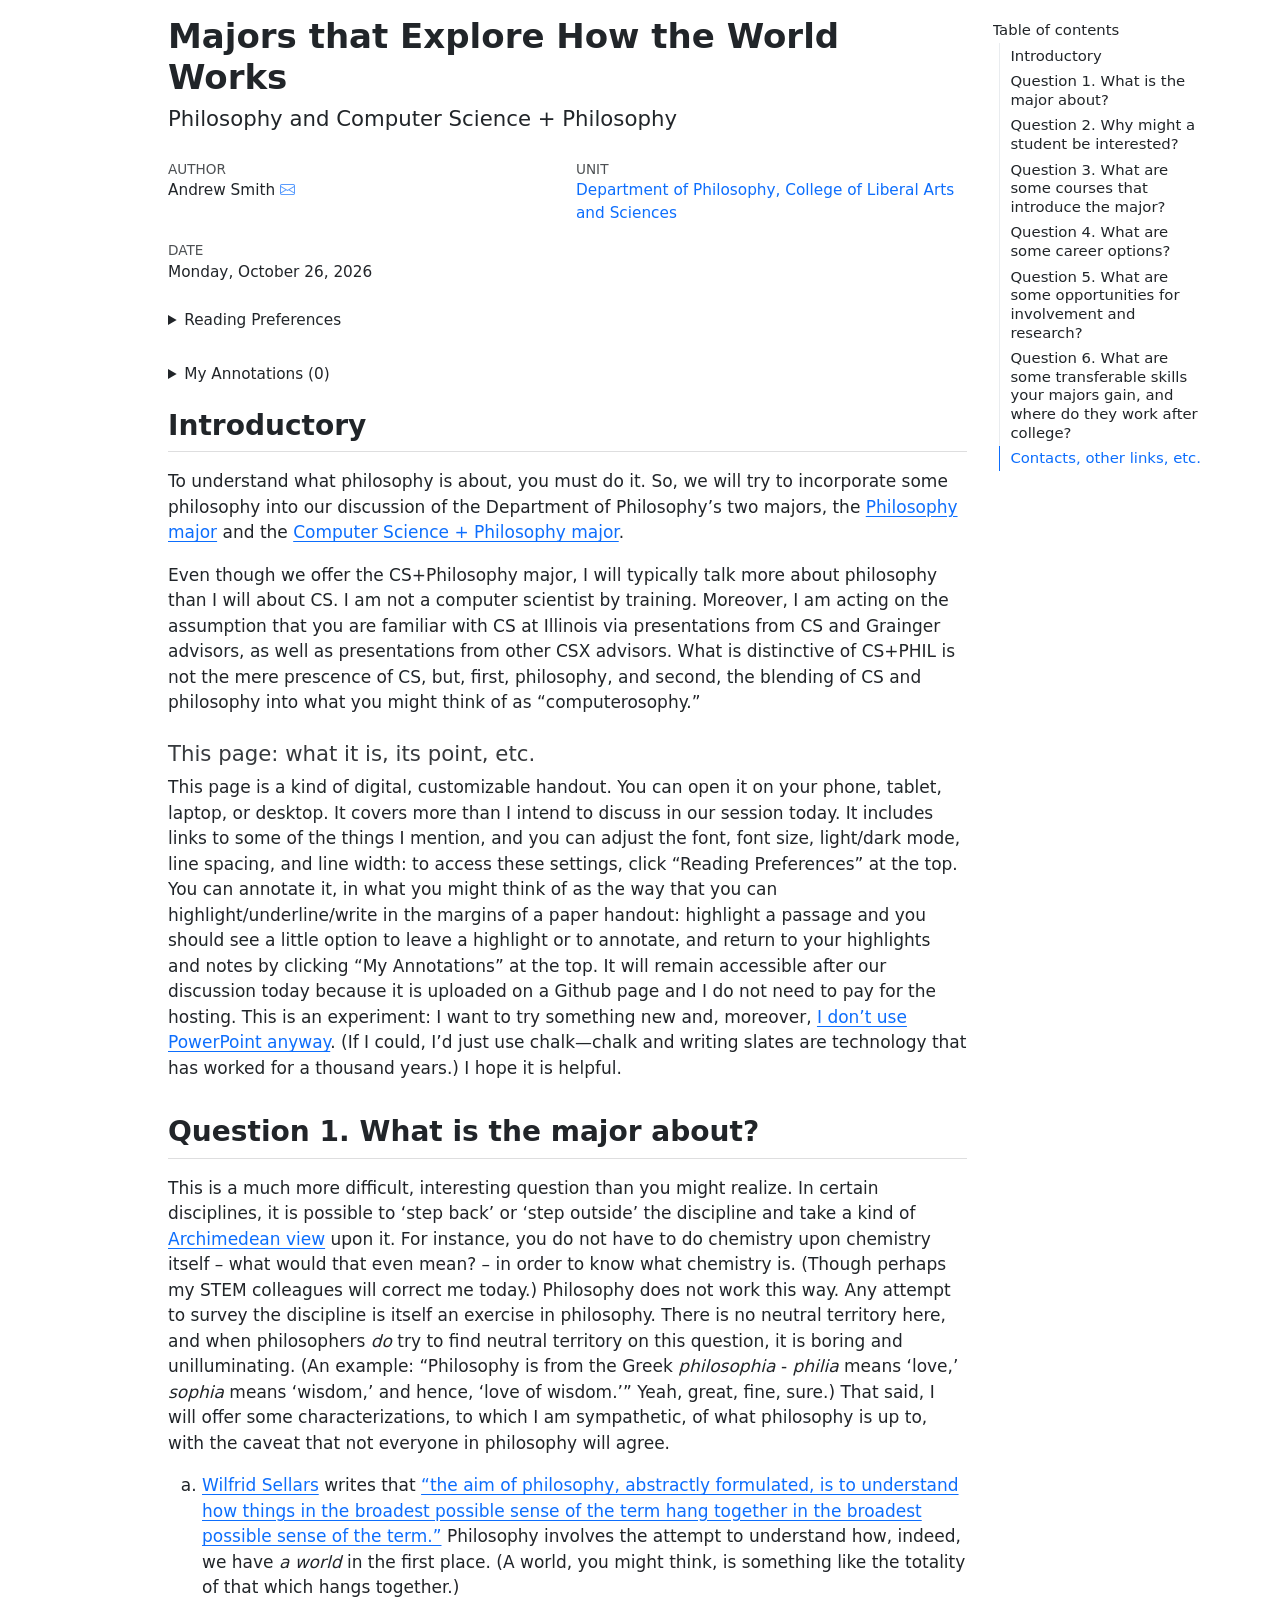
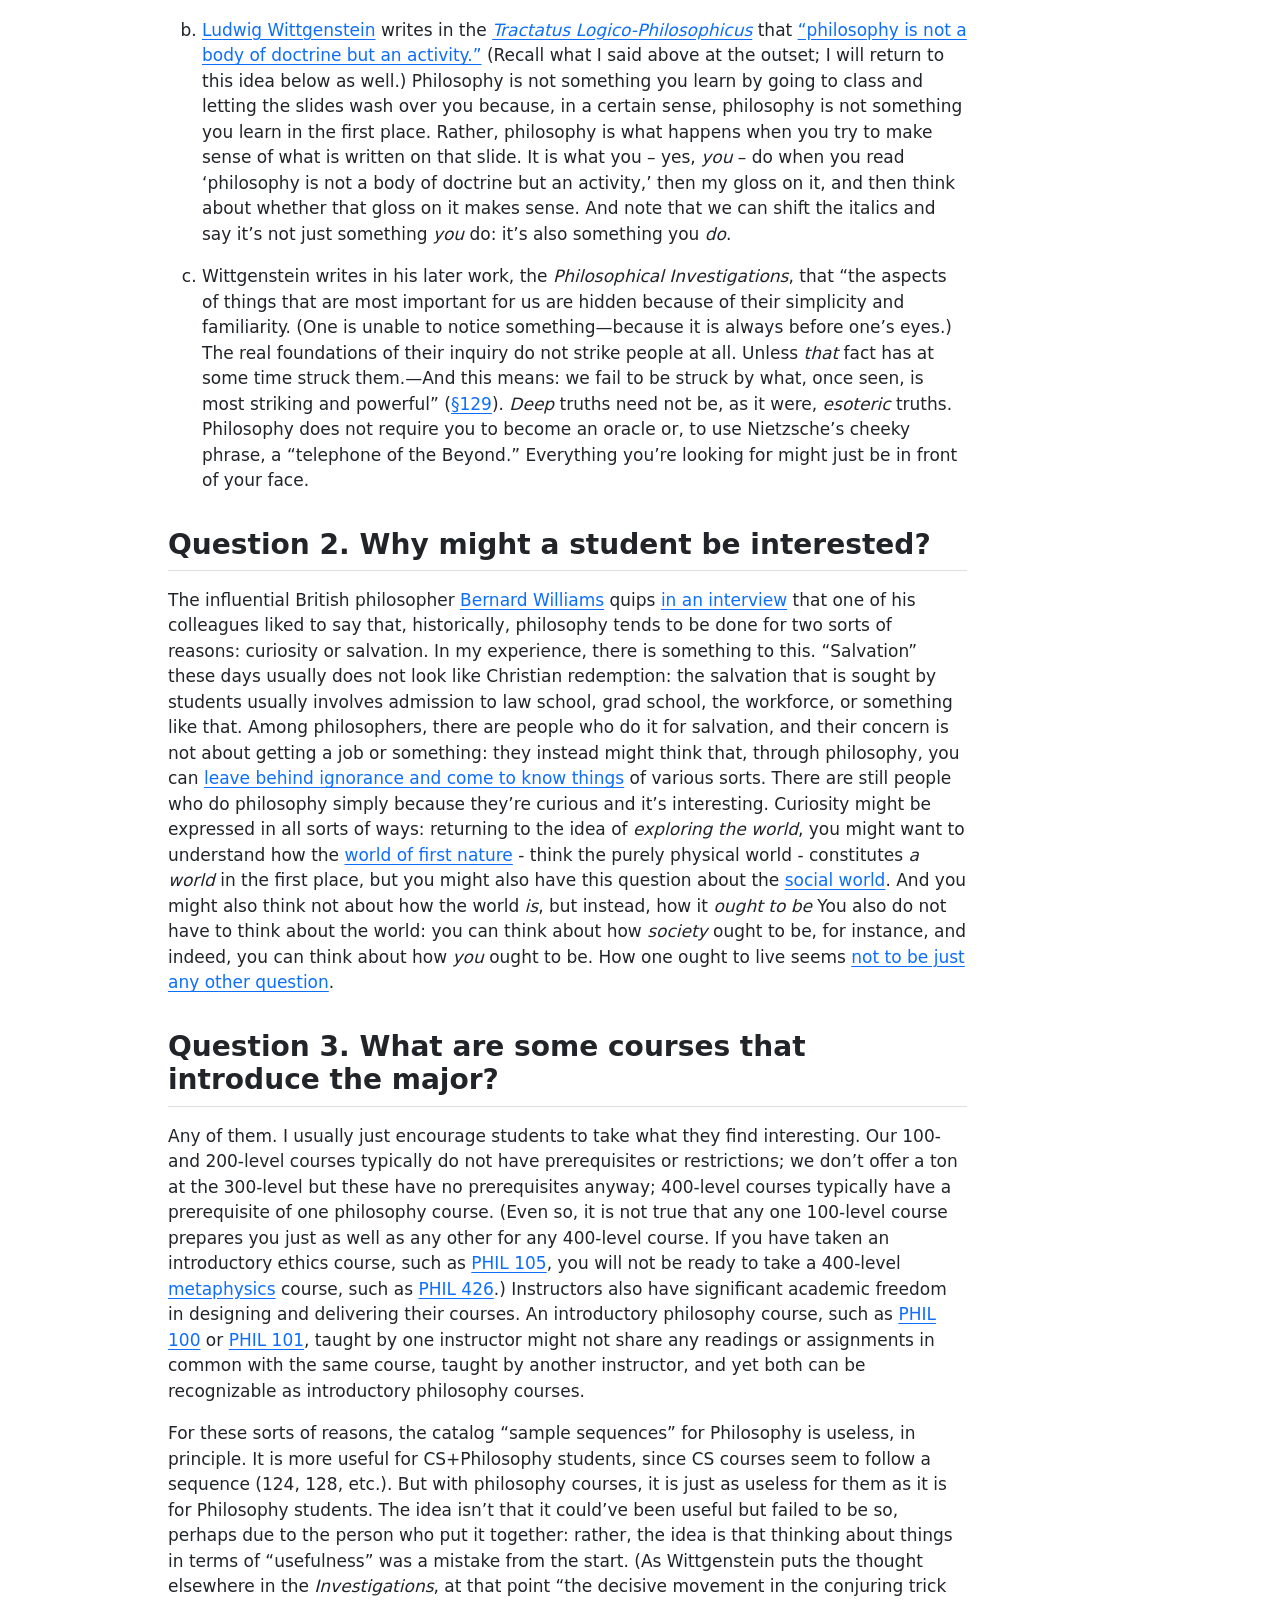
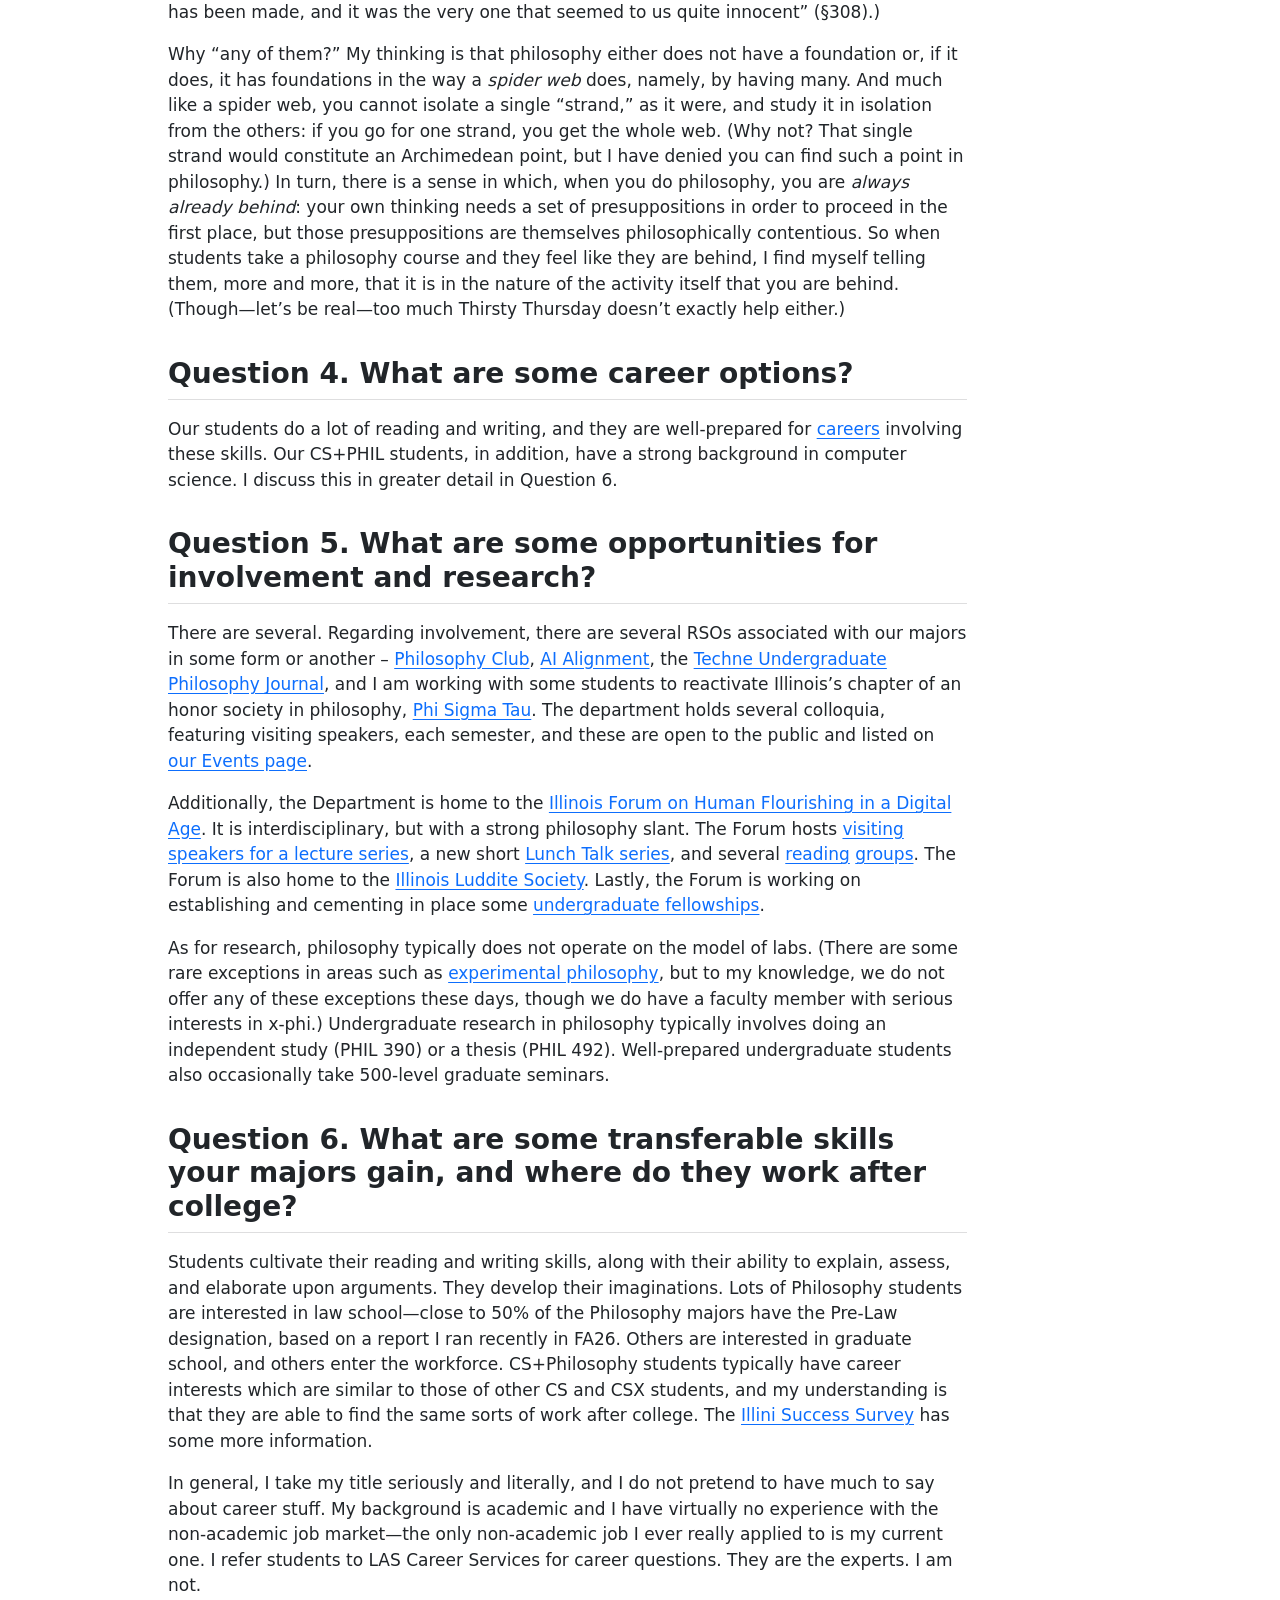
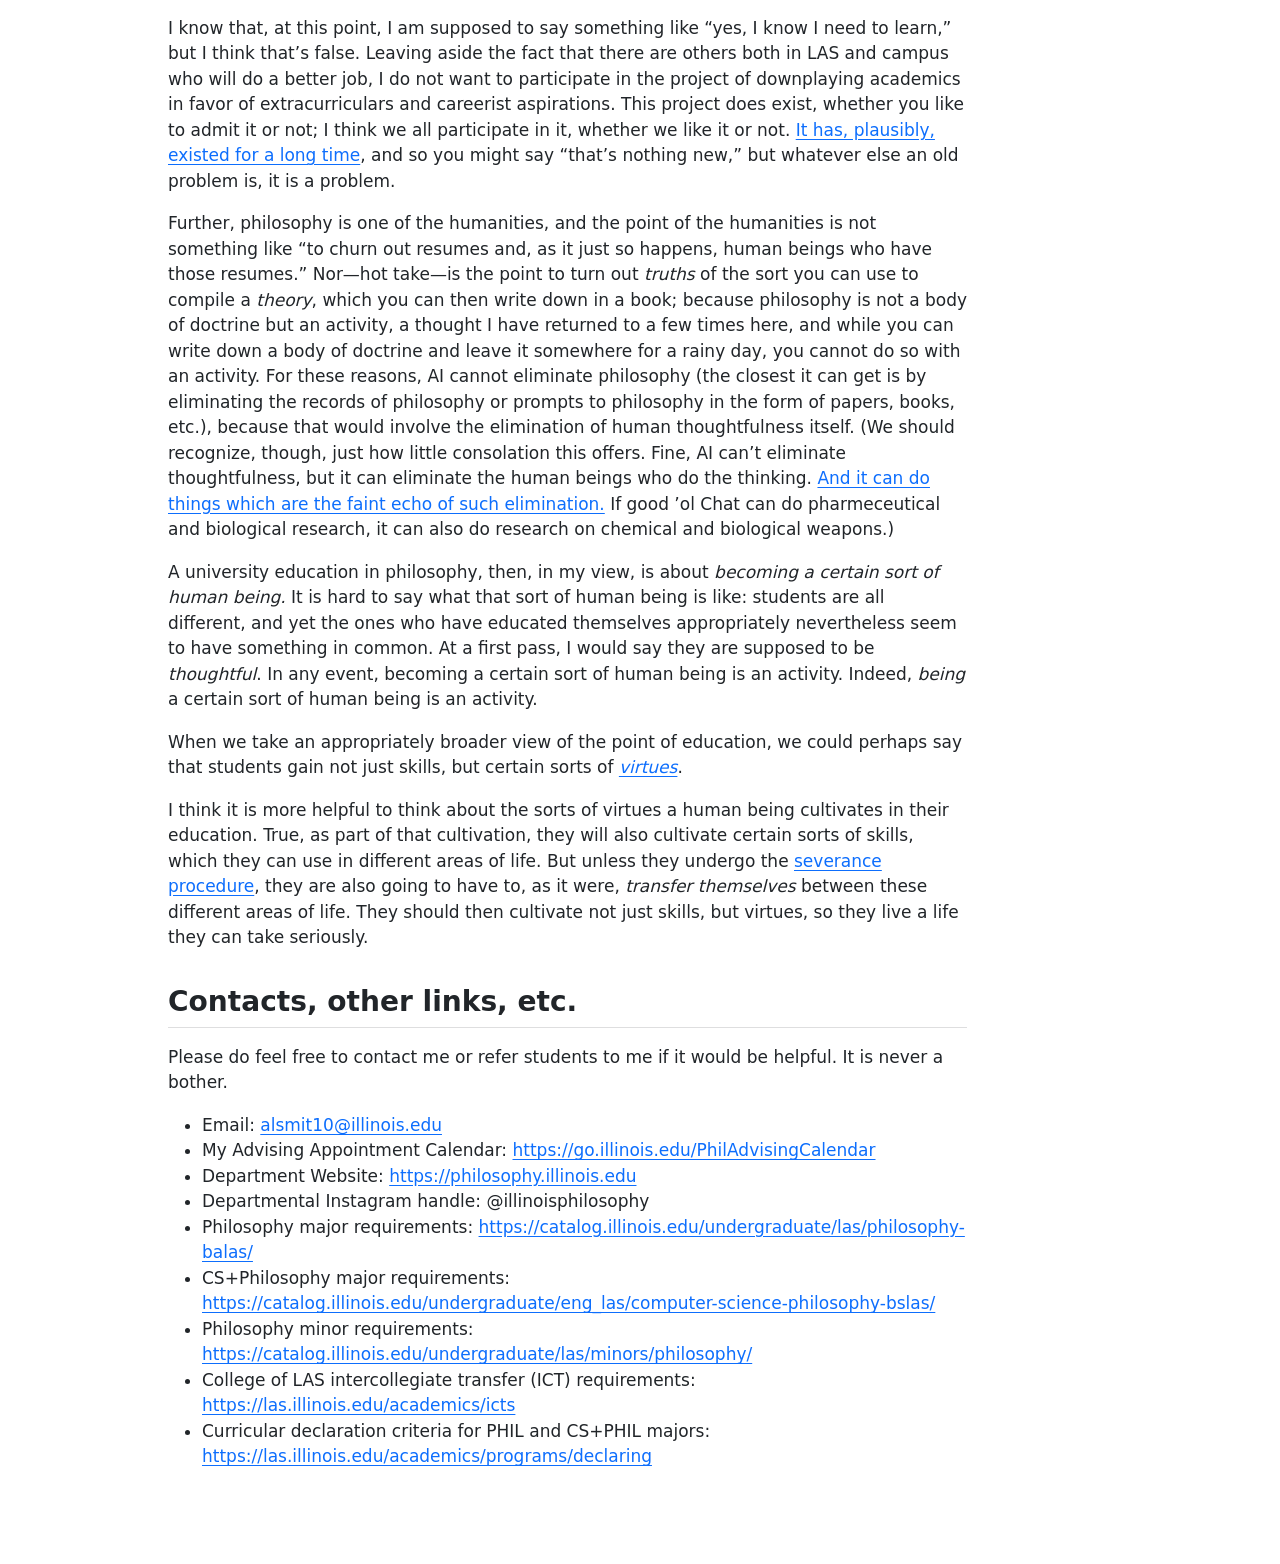
<file: index.html>
<!DOCTYPE html>
<html xmlns="http://www.w3.org/1999/xhtml" lang="en" xml:lang="en"><head>

<meta charset="utf-8">
<meta name="generator" content="quarto-1.10.19">

<meta name="viewport" content="width=device-width, initial-scale=1.0, user-scalable=yes">

<meta name="author" content="Andrew Smith">

<title>Majors that Explore How the World Works</title>
<style>
/* Default styles provided by pandoc.
** See https://pandoc.org/MANUAL.html#variables-for-html for config info.
*/
span.smallcaps{font-variant: small-caps;}
div.columns{display: flex; gap: 1.5em;}
div.column{flex: auto;}
@media screen {
div.columns{gap: min(4vw, 1.5em);}
div.column{overflow-x: auto;}
}
div.hanging-indent{margin-left: 1.5em; text-indent: -1.5em;}
ul.task-list{list-style: none;}
ul.task-list li input[type="checkbox"] {
  width: 0.8em;
  margin: 0 0.8em 0.2em -1em; /* quarto-specific, see https://github.com/quarto-dev/quarto-cli/issues/4556 */ 
  vertical-align: middle;
}
</style>


<script src="index_files/libs/clipboard/clipboard.min.js"></script>
<script src="index_files/libs/quarto-html/quarto.js" type="module"></script>
<script src="index_files/libs/quarto-html/tabsets/tabsets.js" type="module"></script>
<script src="index_files/libs/quarto-html/popper.min.js"></script>
<script src="index_files/libs/quarto-html/tippy.umd.min.js"></script>
<script src="index_files/libs/quarto-html/anchor.min.js"></script>
<link href="index_files/libs/quarto-html/tippy.css" rel="stylesheet">
<link href="index_files/libs/quarto-html/quarto-syntax-highlighting-bf27225e3a48a9273f3daa8f8e829971.css" rel="stylesheet" id="quarto-text-highlighting-styles">
<script src="index_files/libs/bootstrap/bootstrap.min.js"></script>
<link href="index_files/libs/bootstrap/bootstrap-icons.css" rel="stylesheet">
<link href="index_files/libs/bootstrap/bootstrap-215b371544c282197b31c8aa00ce3677.min.css" rel="stylesheet" append-hash="true" id="quarto-bootstrap" data-mode="light">
<!-- Publication metadata lives in the source so every Quarto render retains it. -->
<meta name="robots" content="noindex">
<link rel="canonical" href="https://asmith.be/talks/exp-26/handout/">
<!-- Set only appearance before body paint; full controls remain deferred. -->
<script>
(() => {
  let appearance;
  try {
    appearance = JSON.parse(localStorage.getItem("exp-2026-10-26.reading.v1"))?.appearance;
  } catch { /* Use the device preference if saved data cannot be read. */ }
  const mode = appearance === "light" || appearance === "dark" ? appearance
    : (matchMedia("(prefers-color-scheme: dark)").matches ? "dark" : "light");
  document.documentElement.dataset.bsTheme = mode;
  document.documentElement.style.colorScheme = mode;
})();
</script>
<script src="assets/reading.js" defer=""></script>
<script src="assets/annotations.js" type="module"></script>


<link rel="stylesheet" href="assets/reading.css">
<link rel="stylesheet" href="assets/annotations.css">
</head>

<body class="quarto-light">

<div id="quarto-content" class="page-columns page-rows-contents page-layout-article">
<div id="quarto-margin-sidebar" class="sidebar margin-sidebar">
  <nav id="TOC" role="doc-toc" class="toc-active">
    <h2 id="toc-title">Table of contents</h2>
   
  <ul>
  <li><a href="#introductory" id="toc-introductory" class="nav-link active" data-scroll-target="#introductory">Introductory</a></li>
  <li><a href="#question-1.-what-is-the-major-about" id="toc-question-1.-what-is-the-major-about" class="nav-link" data-scroll-target="#question-1.-what-is-the-major-about">Question 1. What is the major about?</a></li>
  <li><a href="#question-2.-why-might-a-student-be-interested" id="toc-question-2.-why-might-a-student-be-interested" class="nav-link" data-scroll-target="#question-2.-why-might-a-student-be-interested">Question 2. Why might a student be interested?</a></li>
  <li><a href="#question-3.-what-are-some-courses-that-introduce-the-major" id="toc-question-3.-what-are-some-courses-that-introduce-the-major" class="nav-link" data-scroll-target="#question-3.-what-are-some-courses-that-introduce-the-major">Question 3. What are some courses that introduce the major?</a></li>
  <li><a href="#question-4.-what-are-some-career-options" id="toc-question-4.-what-are-some-career-options" class="nav-link" data-scroll-target="#question-4.-what-are-some-career-options">Question 4. What are some career options?</a></li>
  <li><a href="#question-5.-what-are-some-opportunities-for-involvement-and-research" id="toc-question-5.-what-are-some-opportunities-for-involvement-and-research" class="nav-link" data-scroll-target="#question-5.-what-are-some-opportunities-for-involvement-and-research">Question 5. What are some opportunities for involvement and research?</a></li>
  <li><a href="#question-6.-what-are-some-transferable-skills-your-majors-gain-and-where-do-they-work-after-college" id="toc-question-6.-what-are-some-transferable-skills-your-majors-gain-and-where-do-they-work-after-college" class="nav-link" data-scroll-target="#question-6.-what-are-some-transferable-skills-your-majors-gain-and-where-do-they-work-after-college">Question 6. What are some transferable skills your majors gain, and where do they work after college?</a></li>
  <li><a href="#contacts-other-links-etc." id="toc-contacts-other-links-etc." class="nav-link" data-scroll-target="#contacts-other-links-etc.">Contacts, other links, etc.</a></li>
  </ul>
</nav>
</div>
<main class="content" id="quarto-document-content">
<!-- Kept outside the handout source; JS places this below Quarto's title. -->
<details id="reading-preferences" hidden="">
  <summary>Reading Preferences</summary>
  <div class="reading-controls">
    <div class="reading-control reading-size-control">
      <label for="reading-size">Font size: <output id="reading-size-value" for="reading-size">100%</output></label>
      <div class="reading-size-row">
        <span aria-hidden="true">A−</span>
        <input id="reading-size" name="size" type="range" min="85" max="150" step="5" value="100" aria-valuetext="100 percent">
        <span aria-hidden="true">A+</span>
      </div>
    </div>
    <fieldset class="reading-control">
      <legend>Typeface</legend>
      <div class="reading-options">
        <label class="reading-option">
          <input id="reading-font-sans" type="radio" name="font" value="sans" checked="">
          <span class="reading-option-face"><span class="reading-preview reading-sample-sans" aria-hidden="true">Tt</span><span>Sans</span></span>
        </label>
        <label class="reading-option">
          <input id="reading-font-serif" type="radio" name="font" value="serif">
          <span class="reading-option-face"><span class="reading-preview reading-sample-serif" aria-hidden="true">Tt</span><span>Serif</span></span>
        </label>
        <label class="reading-option">
          <input id="reading-font-atkinson" type="radio" name="font" value="atkinson">
          <span class="reading-option-face"><span class="reading-preview reading-sample-atkinson" aria-hidden="true">Tt</span><span>Atkinson</span></span>
        </label>
      </div>
    </fieldset>
    <fieldset class="reading-control">
      <legend>Appearance</legend>
      <div class="reading-options">
        <label class="reading-option">
          <input id="reading-appearance-system" type="radio" name="appearance" value="system" checked="">
          <span class="reading-option-face"><svg class="reading-preview" viewbox="0 0 64 40" aria-hidden="true" focusable="false"><rect x="14" y="5" width="36" height="24" rx="2"></rect><path d="M32 29v7M23 36h18"></path></svg><span>System</span></span>
        </label>
        <label class="reading-option">
          <input id="reading-appearance-light" type="radio" name="appearance" value="light">
          <span class="reading-option-face"><svg class="reading-preview" viewbox="0 0 64 40" aria-hidden="true" focusable="false"><circle cx="32" cy="20" r="7"></circle><path d="M32 3v5M32 32v5M15 20h5M44 20h5M20 8l4 4M40 28l4 4M20 32l4-4M40 12l4-4"></path></svg><span>Light</span></span>
        </label>
        <label class="reading-option">
          <input id="reading-appearance-dark" type="radio" name="appearance" value="dark">
          <span class="reading-option-face"><svg class="reading-preview" viewbox="0 0 64 40" aria-hidden="true" focusable="false"><path d="M39 5a15 15 0 1 0 7 24A15 15 0 0 1 39 5Z"></path></svg><span>Dark</span></span>
        </label>
      </div>
    </fieldset>
    <fieldset class="reading-control">
      <legend>Line spacing</legend>
      <div class="reading-options">
        <label class="reading-option">
          <input id="reading-spacing-compact" type="radio" name="spacing" value="compact">
          <span class="reading-option-face"><svg class="reading-preview" viewbox="0 0 64 40" aria-hidden="true" focusable="false"><line x1="8" x2="56" y1="15" y2="15"></line><line x1="8" x2="56" y1="20" y2="20"></line><line x1="8" x2="56" y1="25" y2="25"></line></svg><span>Compact</span></span>
        </label>
        <label class="reading-option">
          <input id="reading-spacing-normal" type="radio" name="spacing" value="normal" checked="">
          <span class="reading-option-face"><svg class="reading-preview" viewbox="0 0 64 40" aria-hidden="true" focusable="false"><line x1="8" x2="56" y1="11" y2="11"></line><line x1="8" x2="56" y1="20" y2="20"></line><line x1="8" x2="56" y1="29" y2="29"></line></svg><span>Normal</span></span>
        </label>
        <label class="reading-option">
          <input id="reading-spacing-spacious" type="radio" name="spacing" value="spacious">
          <span class="reading-option-face"><svg class="reading-preview" viewbox="0 0 64 40" aria-hidden="true" focusable="false"><line x1="8" x2="56" y1="5" y2="5"></line><line x1="8" x2="56" y1="20" y2="20"></line><line x1="8" x2="56" y1="35" y2="35"></line></svg><span>Spacious</span></span>
        </label>
      </div>
    </fieldset>
    <fieldset class="reading-control" aria-describedby="reading-width-help">
      <legend>Reading width</legend>
      <div class="reading-options">
        <label class="reading-option">
          <input id="reading-width-narrow" type="radio" name="width" value="narrow">
          <span class="reading-option-face"><svg class="reading-preview" viewbox="0 0 64 40" aria-hidden="true" focusable="false"><line x1="20" x2="44" y1="11" y2="11"></line><line x1="20" x2="44" y1="20" y2="20"></line><line x1="20" x2="44" y1="29" y2="29"></line></svg><span>Narrow</span></span>
        </label>
        <label class="reading-option">
          <input id="reading-width-standard" type="radio" name="width" value="standard" checked="">
          <span class="reading-option-face"><svg class="reading-preview" viewbox="0 0 64 40" aria-hidden="true" focusable="false"><line x1="12" x2="52" y1="11" y2="11"></line><line x1="12" x2="52" y1="20" y2="20"></line><line x1="12" x2="52" y1="29" y2="29"></line></svg><span>Standard</span></span>
        </label>
        <label class="reading-option">
          <input id="reading-width-wide" type="radio" name="width" value="wide">
          <span class="reading-option-face"><svg class="reading-preview" viewbox="0 0 64 40" aria-hidden="true" focusable="false"><line x1="4" x2="60" y1="11" y2="11"></line><line x1="4" x2="60" y1="20" y2="20"></line><line x1="4" x2="60" y1="29" y2="29"></line></svg><span>Wide</span></span>
        </label>
      </div>
    </fieldset>
  </div>
  <p id="reading-width-help">Reading width applies on larger screens.</p>
  <button id="reading-reset" type="button">Reset to Defaults</button>
  <p id="reading-storage" role="status">Preferences are saved only in this browser.</p>
  <p id="reading-font-status" role="status"></p>
</details>
<div id="annotation-ui" data-annotation-ui="" hidden="">
  <details id="my-annotations">
    <summary id="annotation-summary">My Annotations (0)</summary>
    <p>Select handout text, then choose Highlight or Add Note. Compact actions
      appear beside the selection when space permits, with a small bottom fallback. Keyboard users can press
      <kbd>Alt</kbd>+<kbd>Shift</kbd>+<kbd>A</kbd> after selecting text to focus the actions.</p>
    <p>Every annotation has a tinted background and may have an attached note.
      Activate a highlight or use this list to read or edit its note.</p>
    <p>Annotations stay in this browser and website address. They do not sync
      between devices, and clearing browser storage can erase them.</p>
    <p id="annotation-support"></p>
    <p id="annotation-empty">No passage annotations yet.</p>
    <ol id="annotation-list"></ol>
  </details>
  <p id="annotation-storage-warning"></p>
  <p id="annotation-status" class="annotation-live" role="status" aria-live="polite"></p>
  <div id="annotation-actions" data-annotation-ui="" role="group" aria-label="Selected passage actions" aria-describedby="annotation-action-quote" aria-keyshortcuts="Alt+Shift+A" hidden="">
    <p id="annotation-action-quote" class="annotation-live"></p>
    <div class="annotation-buttons">
      <button type="button" data-action="highlight" aria-label="Highlight" title="Highlight"><svg viewbox="0 0 24 24" aria-hidden="true" focusable="false"><path d="m9 4 11 11-5 5L4 9zM4 9l-2 5 5-2M2 21h14"></path></svg></button>
      <button type="button" data-action="note" aria-label="Add Note" title="Add Note"><svg viewbox="0 0 24 24" aria-hidden="true" focusable="false"><path d="M4 4h16v12h-9l-5 4v-4H4zM8 8h8M8 12h5"></path></svg></button>
      <button type="button" data-action="dismiss" aria-label="Dismiss" title="Dismiss"><svg viewbox="0 0 24 24" aria-hidden="true" focusable="false"><path d="m6 6 12 12M6 18 18 6"></path></svg></button>
    </div>
    <p id="annotation-action-status" role="status"></p>
  </div>
  <dialog id="annotation-editor" data-annotation-ui="" aria-labelledby="annotation-editor-title" aria-describedby="annotation-editor-quote">
    <form id="annotation-form">
      <h2 id="annotation-editor-title" class="anchored">Passage annotation</h2>
      <blockquote id="annotation-editor-quote" class="blockquote"></blockquote>
      <label for="annotation-comment">Passage note</label>
      <textarea id="annotation-comment" rows="4" maxlength="8000" aria-describedby="annotation-editor-help" autofocus=""></textarea>
      <p id="annotation-editor-help">Notes are optional. Saving keeps the highlight; Cancel leaves it unchanged. Deleting a note keeps its highlight.</p>
      <p id="annotation-editor-status" role="status"></p>
      <div class="annotation-buttons">
        <button type="submit">Save Note</button>
        <button type="button" id="annotation-cancel">Cancel</button>
        <button type="button" id="annotation-delete-note" hidden="">Delete Note</button>
      </div>
    </form>
  </dialog>
</div>

<header id="title-block-header" class="quarto-title-block default">
<div class="quarto-title">
<h1 class="title">Majors that Explore How the World Works</h1>
<p class="subtitle lead">Philosophy and Computer Science + Philosophy</p>
</div>


<div class="quarto-title-meta-author">
  <div class="quarto-title-meta-heading">Author</div>
  <div class="quarto-title-meta-heading">Unit</div>
  
    <div class="quarto-title-meta-contents">
    <p class="author">Andrew Smith <a href="mailto:alsmit10@illinois.edu" class="quarto-title-author-email"><i class="bi bi-envelope"></i></a> </p>
  </div>
  <div class="quarto-title-meta-contents">
        <p class="affiliation">
            <a href="https://philosophy.illinois.edu">
            Department of Philosophy, College of Liberal Arts and Sciences
            </a>
          </p>
      </div>
  </div>

<div class="quarto-title-meta">

      
    <div>
    <div class="quarto-title-meta-heading">Date</div>
    <div class="quarto-title-meta-contents">
      <p class="date">Monday, October 26, 2026</p>
    </div>
  </div>
  
    
  </div>
  


</header>


<section id="introductory" class="level2">
<h2 class="anchored" data-anchor-id="introductory">Introductory</h2>
<p>To understand what philosophy is about, you must do it. So, we will try to incorporate some philosophy into our discussion of the Department of Philosophy’s two majors, the <a href="https://philosophy.illinois.edu/academics/undergraduate-studies/philosophy-major">Philosophy major</a> and the <a href="https://philosophy.illinois.edu/academics/undergraduate-studies/cs-philosophy-major">Computer Science + Philosophy major</a>.</p>
<p>Even though we offer the CS+Philosophy major, I will typically talk more about philosophy than I will about CS. I am not a computer scientist by training. Moreover, I am acting on the assumption that you are familiar with CS at Illinois via presentations from CS and Grainger advisors, as well as presentations from other CSX advisors. What is distinctive of CS+PHIL is not the mere prescence of CS, but, first, philosophy, and second, the blending of CS and philosophy into what you might think of as “computerosophy.”</p>
<section id="this-page-what-it-is-its-point-etc." class="level4">
<h4 class="anchored" data-anchor-id="this-page-what-it-is-its-point-etc.">This page: what it is, its point, etc.</h4>
<p>This page is a kind of digital, customizable handout. You can open it on your phone, tablet, laptop, or desktop. It covers more than I intend to discuss in our session today. It includes links to some of the things I mention, and you can adjust the font, font size, light/dark mode, line spacing, and line width: to access these settings, click “Reading Preferences” at the top. You can annotate it, in what you might think of as the way that you can highlight/underline/write in the margins of a paper handout: highlight a passage and you should see a little option to leave a highlight or to annotate, and return to your highlights and notes by clicking “My Annotations” at the top. It will remain accessible after our discussion today because it is uploaded on a Github page and I do not need to pay for the hosting. This is an experiment: I want to try something new and, moreover, <a href="https://youtu.be/abr0UUKP1pU?si=8an2Hl-9CQyocY5u">I don’t use PowerPoint anyway</a>. (If I could, I’d just use chalk—chalk and writing slates are technology that has worked for a thousand years.) I hope it is helpful.</p>
</section>
</section>
<section id="question-1.-what-is-the-major-about" class="level2">
<h2 class="anchored" data-anchor-id="question-1.-what-is-the-major-about">Question 1. What is the major about?</h2>
<p>This is a much more difficult, interesting question than you might realize. In certain disciplines, it is possible to ‘step back’ or ‘step outside’ the discipline and take a kind of <a href="https://www.oxfordreference.com/display/10.1093/oi/authority.20110803095422175">Archimedean view</a> upon it. For instance, you do not have to do chemistry upon chemistry itself – what would that even mean? – in order to know what chemistry is. (Though perhaps my STEM colleagues will correct me today.) Philosophy does not work this way. Any attempt to survey the discipline is itself an exercise in philosophy. There is no neutral territory here, and when philosophers <em>do</em> try to find neutral territory on this question, it is boring and unilluminating. (An example: “Philosophy is from the Greek <em>philosophia</em> - <em>philia</em> means ‘love,’ <em>sophia</em> means ‘wisdom,’ and hence, ‘love of wisdom.’” Yeah, great, fine, sure.) That said, I will offer some characterizations, to which I am sympathetic, of what philosophy is up to, with the caveat that not everyone in philosophy will agree.</p>
<ol type="a">
<li><p><a href="https://plato.stanford.edu/entries/sellars/">Wilfrid Sellars</a> writes that <a href="https://www.ditext.com/sellars/psim.html#:~:text=The%20aim%20of%20philosophy%2C%20abstractly%20formulated%2C%20is%20to%20understand%20how%20things%20in%20the%20broadest%20possible%20sense%20of%20the%20term%20hang%20together%20in%20the%20broadest%20possible%20sense%20of%20the%20term%2E">“the aim of philosophy, abstractly formulated, is to understand how things in the broadest possible sense of the term hang together in the broadest possible sense of the term.”</a> Philosophy involves the attempt to understand how, indeed, we have <em>a world</em> in the first place. (A world, you might think, is something like the totality of that which hangs together.)</p></li>
<li><p><a href="https://plato.stanford.edu/entries/wittgenstein/">Ludwig Wittgenstein</a> writes in the <a href="https://people.umass.edu/klement/tlp/tlp.html"><em>Tractatus Logico-Philosophicus</em></a> that <a href="https://people.umass.edu/klement/tlp/tlp.html#:~:text=Philosophy%20is%20not%20a%20body%20of%20doctrine%20but%20an%20activity">“philosophy is not a body of doctrine but an activity.”</a> (Recall what I said above at the outset; I will return to this idea below as well.) Philosophy is not something you learn by going to class and letting the slides wash over you because, in a certain sense, philosophy is not something you learn in the first place. Rather, philosophy is what happens when you try to make sense of what is written on that slide. It is what you – yes, <em>you</em> – do when you read ‘philosophy is not a body of doctrine but an activity,’ then my gloss on it, and then think about whether that gloss on it makes sense. And note that we can shift the italics and say it’s not just something <em>you</em> do: it’s also something you <em>do</em>.</p></li>
<li><p>Wittgenstein writes in his later work, the <em>Philosophical Investigations</em>, that “the aspects of things that are most important for us are hidden because of their simplicity and familiarity. (One is unable to notice something—because it is always before one’s eyes.) The real foundations of their inquiry do not strike people at all. Unless <em>that</em> fact has at some time struck them.—And this means: we fail to be struck by what, once seen, is most striking and powerful” (<a href="https://archive.org/details/philosophical-investigations-1889-1951-ludwig-wittgenstein/page/n59/mode/1up#:~:text=129,powerful">§129</a>). <em>Deep</em> truths need not be, as it were, <em>esoteric</em> truths. Philosophy does not require you to become an oracle or, to use Nietzsche’s cheeky phrase, a “telephone of the Beyond.” Everything you’re looking for might just be in front of your face.</p></li>
</ol>
</section>
<section id="question-2.-why-might-a-student-be-interested" class="level2">
<h2 class="anchored" data-anchor-id="question-2.-why-might-a-student-be-interested">Question 2. Why might a student be interested?</h2>
<p>The influential British philosopher <a href="https://plato.stanford.edu/entries/williams-bernard/">Bernard Williams</a> quips <a href="https://manwithoutqualities.com/wp-content/uploads/2015/12/harvardreview_2004_0012_0001_0080_0091pdfnameharvardreview_2004_0012_0001_0080_0091.pdf">in an interview</a> that one of his colleagues liked to say that, historically, philosophy tends to be done for two sorts of reasons: curiosity or salvation. In my experience, there is something to this. “Salvation” these days usually does not look like Christian redemption: the salvation that is sought by students usually involves admission to law school, grad school, the workforce, or something like that. Among philosophers, there are people who do it for salvation, and their concern is not about getting a job or something: they instead might think that, through philosophy, you can <a href="https://en.wikipedia.org/wiki/Allegory_of_the_cave">leave behind ignorance and come to know things</a> of various sorts. There are still people who do philosophy simply because they’re curious and it’s interesting. Curiosity might be expressed in all sorts of ways: returning to the idea of <em>exploring the world</em>, you might want to understand how the <a href="https://plato.stanford.edu/entries/hermeneutics/#HermAnglAmerPhil:~:text=2007%29%2E-,John,place%2E">world of first nature</a> - think the purely physical world - constitutes <em>a world</em> in the first place, but you might also have this question about the <a href="https://plato.stanford.edu/entries/hermeneutics/#HermAnglAmerPhil:~:text=place%2E-,McDowell,84%29%2E">social world</a>. And you might also think not about how the world <em>is</em>, but instead, how it <em>ought to be</em> You also do not have to think about the world: you can think about how <em>society</em> ought to be, for instance, and indeed, you can think about how <em>you</em> ought to be. How one ought to live seems <a href="https://archive.org/details/bernard-williams-ethics-and-the-limits-of-philosophy/page/1/mode/1up#:~:text=I%20T%20IS%20NOT%20a%20trivial%20question%2C%20Socrates%20said%3A%20what%20we%20are%20talking%20about%20is%20how%20one%20should%20live">not to be just any other question</a>.</p>
</section>
<section id="question-3.-what-are-some-courses-that-introduce-the-major" class="level2">
<h2 class="anchored" data-anchor-id="question-3.-what-are-some-courses-that-introduce-the-major">Question 3. What are some courses that introduce the major?</h2>
<p>Any of them. I usually just encourage students to take what they find interesting. Our 100- and 200-level courses typically do not have prerequisites or restrictions; we don’t offer a ton at the 300-level but these have no prerequisites anyway; 400-level courses typically have a prerequisite of one philosophy course. (Even so, it is not true that any one 100-level course prepares you just as well as any other for any 400-level course. If you have taken an introductory ethics course, such as <a href="https://courses.illinois.edu/schedule/2027/spring/PHIL/105">PHIL 105</a>, you will not be ready to take a 400-level <a href="https://plato.stanford.edu/entries/metaphysics/">metaphysics</a> course, such as <a href="https://courses.illinois.edu/schedule/2027/spring/PHIL/426">PHIL 426</a>.) Instructors also have significant academic freedom in designing and delivering their courses. An introductory philosophy course, such as <a href="https://courses.illinois.edu/schedule/2027/spring/PHIL/100">PHIL 100</a> or <a href="https://courses.illinois.edu/schedule/2027/spring/PHIL/101">PHIL 101</a>, taught by one instructor might not share any readings or assignments in common with the same course, taught by another instructor, and yet both can be recognizable as introductory philosophy courses.</p>
<p>For these sorts of reasons, the catalog “sample sequences” for Philosophy is useless, in principle. It is more useful for CS+Philosophy students, since CS courses seem to follow a sequence (124, 128, etc.). But with philosophy courses, it is just as useless for them as it is for Philosophy students. The idea isn’t that it could’ve been useful but failed to be so, perhaps due to the person who put it together: rather, the idea is that thinking about things in terms of “usefulness” was a mistake from the start. (As Wittgenstein puts the thought elsewhere in the <em>Investigations</em>, at that point “the decisive movement in the conjuring trick has been made, and it was the very one that seemed to us quite innocent” (§308).)</p>
<p>Why “any of them?” My thinking is that philosophy either does not have a foundation or, if it does, it has foundations in the way a <em>spider web</em> does, namely, by having many. And much like a spider web, you cannot isolate a single “strand,” as it were, and study it in isolation from the others: if you go for one strand, you get the whole web. (Why not? That single strand would constitute an Archimedean point, but I have denied you can find such a point in philosophy.) In turn, there is a sense in which, when you do philosophy, you are <em>always already behind</em>: your own thinking needs a set of presuppositions in order to proceed in the first place, but those presuppositions are themselves philosophically contentious. So when students take a philosophy course and they feel like they are behind, I find myself telling them, more and more, that it is in the nature of the activity itself that you are behind. (Though—let’s be real—too much Thirsty Thursday doesn’t exactly help either.)</p>
</section>
<section id="question-4.-what-are-some-career-options" class="level2">
<h2 class="anchored" data-anchor-id="question-4.-what-are-some-career-options">Question 4. What are some career options?</h2>
<p>Our students do a lot of reading and writing, and they are well-prepared for <a href="https://philosophy.illinois.edu/academics/undergraduate-studies/careers-philosophy-majors">careers</a> involving these skills. Our CS+PHIL students, in addition, have a strong background in computer science. I discuss this in greater detail in Question 6.</p>
</section>
<section id="question-5.-what-are-some-opportunities-for-involvement-and-research" class="level2">
<h2 class="anchored" data-anchor-id="question-5.-what-are-some-opportunities-for-involvement-and-research">Question 5. What are some opportunities for involvement and research?</h2>
<p>There are several. Regarding involvement, there are several RSOs associated with our majors in some form or another – <a href="https://www.instagram.com/uiucphilclub/">Philosophy Club</a>, <a href="https://aialignmentillinois.org/">AI Alignment</a>, the <a href="https://technejournal.web.illinois.edu/">Techne Undergraduate Philosophy Journal</a>, and I am working with some students to reactivate Illinois’s chapter of an honor society in philosophy, <a href="https://phisigmatau.org/">Phi Sigma Tau</a>. The department holds several colloquia, featuring visiting speakers, each semester, and these are open to the public and listed on <a href="https://calendars.illinois.edu/list/8092">our Events page</a>.</p>
<p>Additionally, the Department is home to the <a href="https://fhf.philosophy.illinois.edu/">Illinois Forum on Human Flourishing in a Digital Age</a>. It is interdisciplinary, but with a strong philosophy slant. The Forum hosts <a href="https://fhf.philosophy.illinois.edu/page-4/fall-2026/">visiting speakers for a lecture series</a>, a new short <a href="https://fhf.philosophy.illinois.edu/talks-and-workshops/">Lunch Talk series</a>, and several <a href="https://fhf.philosophy.illinois.edu/rethinking-teaching-and-learning-in-the-age-of-ai/">reading</a> <a href="https://fhf.philosophy.illinois.edu/readings-groups/">groups</a>. The Forum is also home to the <a href="https://fhf.philosophy.illinois.edu/illinois-luddite-society/">Illinois Luddite Society</a>. Lastly, the Forum is working on establishing and cementing in place some <a href="https://fhf.philosophy.illinois.edu/undergraduate-fellowship/">undergraduate fellowships</a>.</p>
<p>As for research, philosophy typically does not operate on the model of labs. (There are some rare exceptions in areas such as <a href="https://plato.stanford.edu/entries/experimental-philosophy/">experimental philosophy</a>, but to my knowledge, we do not offer any of these exceptions these days, though we do have a faculty member with serious interests in x-phi.) Undergraduate research in philosophy typically involves doing an independent study (PHIL 390) or a thesis (PHIL 492). Well-prepared undergraduate students also occasionally take 500-level graduate seminars.</p>
</section>
<section id="question-6.-what-are-some-transferable-skills-your-majors-gain-and-where-do-they-work-after-college" class="level2">
<h2 class="anchored" data-anchor-id="question-6.-what-are-some-transferable-skills-your-majors-gain-and-where-do-they-work-after-college">Question 6. What are some transferable skills your majors gain, and where do they work after college?</h2>
<p>Students cultivate their reading and writing skills, along with their ability to explain, assess, and elaborate upon arguments. They develop their imaginations. Lots of Philosophy students are interested in law school—close to 50% of the Philosophy majors have the Pre-Law designation, based on a report I ran recently in FA26. Others are interested in graduate school, and others enter the workforce. CS+Philosophy students typically have career interests which are similar to those of other CS and CSX students, and my understanding is that they are able to find the same sorts of work after college. The <a href="https://illinisuccess.illinois.edu/">Illini Success Survey</a> has some more information.</p>
<p>In general, I take my title seriously and literally, and I do not pretend to have much to say about career stuff. My background is academic and I have virtually no experience with the non-academic job market—the only non-academic job I ever really applied to is my current one. I refer students to LAS Career Services for career questions. They are the experts. I am not.</p>
<p>I know that, at this point, I am supposed to say something like “yes, I know I need to learn,” but I think that’s false. Leaving aside the fact that there are others both in LAS and campus who will do a better job, I do not want to participate in the project of downplaying academics in favor of extracurriculars and careerist aspirations. This project does exist, whether you like to admit it or not; I think we all participate in it, whether we like it or not. <a href="https://plato.stanford.edu/entries/sophists/">It has, plausibly, existed for a long time</a>, and so you might say “that’s nothing new,” but whatever else an old problem is, it is a problem.</p>
<p>Further, philosophy is one of the humanities, and the point of the humanities is not something like “to churn out resumes and, as it just so happens, human beings who have those resumes.” Nor—hot take—is the point to turn out <em>truths</em> of the sort you can use to compile a <em>theory</em>, which you can then write down in a book; because philosophy is not a body of doctrine but an activity, a thought I have returned to a few times here, and while you can write down a body of doctrine and leave it somewhere for a rainy day, you cannot do so with an activity. For these reasons, AI cannot eliminate philosophy (the closest it can get is by eliminating the records of philosophy or prompts to philosophy in the form of papers, books, etc.), because that would involve the elimination of human thoughtfulness itself. (We should recognize, though, just how little consolation this offers. Fine, AI can’t eliminate thoughtfulness, but it can eliminate the human beings who do the thinking. <a href="https://www.ft.com/content/5630ed79-a263-41ed-9a1a-321617ae310e?syn-25a6b1a6=1">And it can do things which are the faint echo of such elimination.</a> If good ’ol Chat can do pharmeceutical and biological research, it can also do research on chemical and biological weapons.)</p>
<p>A university education in philosophy, then, in my view, is about <em>becoming a certain sort of human being.</em> It is hard to say what that sort of human being is like: students are all different, and yet the ones who have educated themselves appropriately nevertheless seem to have something in common. At a first pass, I would say they are supposed to be <em>thoughtful</em>. In any event, becoming a certain sort of human being is an activity. Indeed, <em>being</em> a certain sort of human being is an activity.</p>
<p>When we take an appropriately broader view of the point of education, we could perhaps say that students gain not just skills, but certain sorts of <a href="https://plato.stanford.edu/entries/ethics-virtue/#Virt"><em>virtues</em></a>.</p>
<p>I think it is more helpful to think about the sorts of virtues a human being cultivates in their education. True, as part of that cultivation, they will also cultivate certain sorts of skills, which they can use in different areas of life. But unless they undergo the <a href="https://severance-tv.fandom.com/wiki/Severance_Procedure">severance procedure</a>, they are also going to have to, as it were, <em>transfer themselves</em> between these different areas of life. They should then cultivate not just skills, but virtues, so they live a life they can take seriously.</p>
</section>
<section id="contacts-other-links-etc." class="level2">
<h2 class="anchored" data-anchor-id="contacts-other-links-etc.">Contacts, other links, etc.</h2>
<p>Please do feel free to contact me or refer students to me if it would be helpful. It is never a bother.</p>
<ul>
<li>Email: <a href="mailto:alsmit10@illinois.edu" class="email">alsmit10@illinois.edu</a></li>
<li>My Advising Appointment Calendar: <a href="https://go.illinois.edu/PhilAdvisingCalendar" class="uri">https://go.illinois.edu/PhilAdvisingCalendar</a></li>
<li>Department Website: <a href="https://philosophy.illinois.edu" class="uri">https://philosophy.illinois.edu</a></li>
<li>Departmental Instagram handle: <span class="citation" data-cites="illinoisphilosophy">@illinoisphilosophy</span></li>
<li>Philosophy major requirements: <a href="https://catalog.illinois.edu/undergraduate/las/philosophy-balas/" class="uri">https://catalog.illinois.edu/undergraduate/las/philosophy-balas/</a></li>
<li>CS+Philosophy major requirements: <a href="https://catalog.illinois.edu/undergraduate/eng_las/computer-science-philosophy-bslas/" class="uri">https://catalog.illinois.edu/undergraduate/eng_las/computer-science-philosophy-bslas/</a></li>
<li>Philosophy minor requirements: <a href="https://catalog.illinois.edu/undergraduate/las/minors/philosophy/" class="uri">https://catalog.illinois.edu/undergraduate/las/minors/philosophy/</a></li>
<li>College of LAS intercollegiate transfer (ICT) requirements: <a href="https://las.illinois.edu/academics/icts" class="uri">https://las.illinois.edu/academics/icts</a></li>
<li>Curricular declaration criteria for PHIL and CS+PHIL majors: <a href="https://las.illinois.edu/academics/programs/declaring" class="uri">https://las.illinois.edu/academics/programs/declaring</a></li>
</ul>
</section>

</main>
<!-- /main column -->
<script id="quarto-html-after-body" type="application/javascript">
  window.document.addEventListener("DOMContentLoaded", function (event) {
    const icon = "";
    const anchorJS = new window.AnchorJS();
    anchorJS.options = {
      placement: 'right',
      icon: icon
    };
    anchorJS.add('.anchored');
    const isCodeAnnotation = (el) => {
      for (const clz of el.classList) {
        if (clz.startsWith('code-annotation-')) {                     
          return true;
        }
      }
      return false;
    }
    const onCopySuccess = function(e) {
      // button target
      const button = e.trigger;
      // don't keep focus
      button.blur();
      // flash "checked"
      button.classList.add('code-copy-button-checked');
      var currentTitle = button.getAttribute("title");
      button.setAttribute("title", "Copied!");
      let tooltip;
      if (window.bootstrap) {
        button.setAttribute("data-bs-toggle", "tooltip");
        button.setAttribute("data-bs-placement", "left");
        button.setAttribute("data-bs-title", "Copied!");
        tooltip = new bootstrap.Tooltip(button, 
          { trigger: "manual", 
            customClass: "code-copy-button-tooltip",
            offset: [0, -8]});
        tooltip.show();    
      }
      setTimeout(function() {
        if (tooltip) {
          tooltip.hide();
          button.removeAttribute("data-bs-title");
          button.removeAttribute("data-bs-toggle");
          button.removeAttribute("data-bs-placement");
        }
        button.setAttribute("title", currentTitle);
        button.classList.remove('code-copy-button-checked');
      }, 1000);
      // clear code selection
      e.clearSelection();
    }
    const getTextToCopy = function(trigger) {
      const outerScaffold = trigger.parentElement.cloneNode(true);
      const codeEl = outerScaffold.querySelector('code');
      for (const childEl of codeEl.children) {
        if (isCodeAnnotation(childEl)) {
          childEl.remove();
        }
      }
      return codeEl.innerText;
    }
    const clipboard = new window.ClipboardJS('.code-copy-button:not([data-in-quarto-modal])', {
      text: getTextToCopy
    });
    clipboard.on('success', onCopySuccess);
    if (window.document.getElementById('quarto-embedded-source-code-modal')) {
      const clipboardModal = new window.ClipboardJS('.code-copy-button[data-in-quarto-modal]', {
        text: getTextToCopy,
        container: window.document.getElementById('quarto-embedded-source-code-modal')
      });
      clipboardModal.on('success', onCopySuccess);
    }
      var localhostRegex = new RegExp(/^(?:http|https):\/\/localhost\:?[0-9]*\//);
      var mailtoRegex = new RegExp(/^mailto:/);
        var filterRegex = new RegExp('/' + window.location.host + '/');
      var isInternal = (href) => {
          return filterRegex.test(href) || localhostRegex.test(href) || mailtoRegex.test(href);
      }
      // Inspect non-navigation links and adorn them if external
     var links = window.document.querySelectorAll('a[href]:not(.nav-link):not(.navbar-brand):not(.toc-action):not(.sidebar-link):not(.sidebar-item-toggle):not(.pagination-link):not(.no-external):not([aria-hidden]):not(.dropdown-item):not(.quarto-navigation-tool):not(.about-link)');
      for (var i=0; i<links.length; i++) {
        const link = links[i];
        if (!isInternal(link.href)) {
          // undo the damage that might have been done by quarto-nav.js in the case of
          // links that we want to consider external
          if (link.dataset.originalHref !== undefined) {
            link.href = link.dataset.originalHref;
          }
        }
      }
    function tippyHover(el, contentFn, onTriggerFn, onUntriggerFn) {
      const config = {
        allowHTML: true,
        maxWidth: 500,
        delay: 100,
        arrow: false,
        appendTo: function(el) {
            return el.parentElement;
        },
        interactive: true,
        interactiveBorder: 10,
        theme: 'quarto',
        placement: 'bottom-start',
      };
      if (contentFn) {
        config.content = contentFn;
      }
      if (onTriggerFn) {
        config.onTrigger = onTriggerFn;
      }
      if (onUntriggerFn) {
        config.onUntrigger = onUntriggerFn;
      }
      window.tippy(el, config); 
    }
    const noterefs = window.document.querySelectorAll('a[role="doc-noteref"]');
    for (var i=0; i<noterefs.length; i++) {
      const ref = noterefs[i];
      tippyHover(ref, function() {
        // use id or data attribute instead here
        let href = ref.getAttribute('data-footnote-href') || ref.getAttribute('href');
        try { href = new URL(href).hash; } catch {}
        const id = href.replace(/^#\/?/, "");
        const note = window.document.getElementById(id);
        if (note) {
          return note.innerHTML;
        } else {
          return "";
        }
      });
    }
    const xrefs = window.document.querySelectorAll('a.quarto-xref');
    const processXRef = (id, note) => {
      // Strip column container classes
      const stripColumnClz = (el) => {
        el.classList.remove("page-full", "page-columns");
        if (el.children) {
          for (const child of el.children) {
            stripColumnClz(child);
          }
        }
      }
      stripColumnClz(note)
      if (id === null || id.startsWith('sec-')) {
        // Special case sections, only their first couple elements
        const container = document.createElement("div");
        if (note.children && note.children.length > 2) {
          container.appendChild(note.children[0].cloneNode(true));
          for (let i = 1; i < note.children.length; i++) {
            const child = note.children[i];
            if (child.tagName === "P" && child.innerText === "") {
              continue;
            } else {
              container.appendChild(child.cloneNode(true));
              break;
            }
          }
          if (window.Quarto?.typesetMath) {
            window.Quarto.typesetMath(container);
          }
          return container.innerHTML
        } else {
          if (window.Quarto?.typesetMath) {
            window.Quarto.typesetMath(note);
          }
          return note.innerHTML;
        }
      } else {
        // Remove any anchor links if they are present
        const anchorLink = note.querySelector('a.anchorjs-link');
        if (anchorLink) {
          anchorLink.remove();
        }
        if (window.Quarto?.typesetMath) {
          window.Quarto.typesetMath(note);
        }
        if (note.classList.contains("callout")) {
          return note.outerHTML;
        } else {
          return note.innerHTML;
        }
      }
    }
    for (var i=0; i<xrefs.length; i++) {
      const xref = xrefs[i];
      tippyHover(xref, undefined, function(instance) {
        instance.disable();
        let url = xref.getAttribute('href');
        let hash = undefined; 
        if (url.startsWith('#')) {
          hash = url;
        } else {
          try { hash = new URL(url).hash; } catch {}
        }
        if (hash) {
          const id = hash.replace(/^#\/?/, "");
          const note = window.document.getElementById(id);
          if (note !== null) {
            try {
              const html = processXRef(id, note.cloneNode(true));
              instance.setContent(html);
            } finally {
              instance.enable();
              instance.show();
            }
          } else {
            // See if we can fetch this
            fetch(url.split('#')[0])
            .then(res => res.text())
            .then(html => {
              const parser = new DOMParser();
              const htmlDoc = parser.parseFromString(html, "text/html");
              const note = htmlDoc.getElementById(id);
              if (note !== null) {
                const html = processXRef(id, note);
                instance.setContent(html);
              } 
            }).finally(() => {
              instance.enable();
              instance.show();
            });
          }
        } else {
          // See if we can fetch a full url (with no hash to target)
          // This is a special case and we should probably do some content thinning / targeting
          fetch(url)
          .then(res => res.text())
          .then(html => {
            const parser = new DOMParser();
            const htmlDoc = parser.parseFromString(html, "text/html");
            const note = htmlDoc.querySelector('main.content');
            if (note !== null) {
              // This should only happen for chapter cross references
              // (since there is no id in the URL)
              // remove the first header
              if (note.children.length > 0 && note.children[0].tagName === "HEADER") {
                note.children[0].remove();
              }
              const html = processXRef(null, note);
              instance.setContent(html);
            } 
          }).finally(() => {
            instance.enable();
            instance.show();
          });
        }
      }, function(instance) {
      });
    }
        let selectedAnnoteEl;
        const selectorForAnnotation = ( cell, annotation) => {
          let cellAttr = 'data-code-cell="' + cell + '"';
          let lineAttr = 'data-code-annotation="' +  annotation + '"';
          const selector = 'span[' + cellAttr + '][' + lineAttr + ']';
          return selector;
        }
        const selectCodeLines = (annoteEl) => {
          const doc = window.document;
          const targetCell = annoteEl.getAttribute("data-target-cell");
          const targetAnnotation = annoteEl.getAttribute("data-target-annotation");
          const annoteSpan = window.document.querySelector(selectorForAnnotation(targetCell, targetAnnotation));
          const lines = annoteSpan.getAttribute("data-code-lines").split(",");
          const lineIds = lines.map((line) => {
            return targetCell + "-" + line;
          })
          let top = null;
          let height = null;
          let parent = null;
          if (lineIds.length > 0) {
              //compute the position of the single el (top and bottom and make a div)
              const el = window.document.getElementById(lineIds[0]);
              top = el.offsetTop;
              height = el.offsetHeight;
              parent = el.parentElement.parentElement;
            if (lineIds.length > 1) {
              const lastEl = window.document.getElementById(lineIds[lineIds.length - 1]);
              const bottom = lastEl.offsetTop + lastEl.offsetHeight;
              height = bottom - top;
            }
            if (top !== null && height !== null && parent !== null) {
              // cook up a div (if necessary) and position it 
              let div = window.document.getElementById("code-annotation-line-highlight");
              if (div === null) {
                div = window.document.createElement("div");
                div.setAttribute("id", "code-annotation-line-highlight");
                div.style.position = 'absolute';
                parent.appendChild(div);
              }
              div.style.top = top - 2 + "px";
              div.style.height = height + 4 + "px";
              div.style.left = 0;
              let gutterDiv = window.document.getElementById("code-annotation-line-highlight-gutter");
              if (gutterDiv === null) {
                gutterDiv = window.document.createElement("div");
                gutterDiv.setAttribute("id", "code-annotation-line-highlight-gutter");
                gutterDiv.style.position = 'absolute';
                const codeCell = window.document.getElementById(targetCell);
                const gutter = codeCell.querySelector('.code-annotation-gutter');
                gutter.appendChild(gutterDiv);
              }
              gutterDiv.style.top = top - 2 + "px";
              gutterDiv.style.height = height + 4 + "px";
            }
            selectedAnnoteEl = annoteEl;
          }
        };
        const unselectCodeLines = () => {
          const elementsIds = ["code-annotation-line-highlight", "code-annotation-line-highlight-gutter"];
          elementsIds.forEach((elId) => {
            const div = window.document.getElementById(elId);
            if (div) {
              div.remove();
            }
          });
          selectedAnnoteEl = undefined;
        };
          // Handle positioning of the toggle
      window.addEventListener(
        "resize",
        throttle(() => {
          elRect = undefined;
          if (selectedAnnoteEl) {
            selectCodeLines(selectedAnnoteEl);
          }
        }, 10)
      );
      function throttle(fn, ms) {
      let throttle = false;
      let timer;
        return (...args) => {
          if(!throttle) { // first call gets through
              fn.apply(this, args);
              throttle = true;
          } else { // all the others get throttled
              if(timer) clearTimeout(timer); // cancel #2
              timer = setTimeout(() => {
                fn.apply(this, args);
                timer = throttle = false;
              }, ms);
          }
        };
      }
        // Attach click handler to the DT
        const annoteDls = window.document.querySelectorAll('dt[data-target-cell]');
        for (const annoteDlNode of annoteDls) {
          annoteDlNode.addEventListener('click', (event) => {
            const clickedEl = event.target;
            if (clickedEl !== selectedAnnoteEl) {
              unselectCodeLines();
              const activeEl = window.document.querySelector('dt[data-target-cell].code-annotation-active');
              if (activeEl) {
                activeEl.classList.remove('code-annotation-active');
              }
              selectCodeLines(clickedEl);
              clickedEl.classList.add('code-annotation-active');
            } else {
              // Unselect the line
              unselectCodeLines();
              clickedEl.classList.remove('code-annotation-active');
            }
          });
        }
    const findCites = (el) => {
      const parentEl = el.parentElement;
      if (parentEl) {
        const cites = parentEl.dataset.cites;
        if (cites) {
          return {
            el,
            cites: cites.split(' ')
          };
        } else {
          return findCites(el.parentElement)
        }
      } else {
        return undefined;
      }
    };
    var bibliorefs = window.document.querySelectorAll('a[role="doc-biblioref"]');
    for (var i=0; i<bibliorefs.length; i++) {
      const ref = bibliorefs[i];
      const citeInfo = findCites(ref);
      if (citeInfo) {
        tippyHover(citeInfo.el, function() {
          var popup = window.document.createElement('div');
          citeInfo.cites.forEach(function(cite) {
            var citeDiv = window.document.createElement('div');
            citeDiv.classList.add('hanging-indent');
            citeDiv.classList.add('csl-entry');
            var biblioDiv = window.document.getElementById('ref-' + cite);
            if (biblioDiv) {
              citeDiv.innerHTML = biblioDiv.innerHTML;
            }
            popup.appendChild(citeDiv);
          });
          return popup.innerHTML;
        });
      }
    }
  });
  </script>
</div> <!-- /content -->




</body></html>
</file>
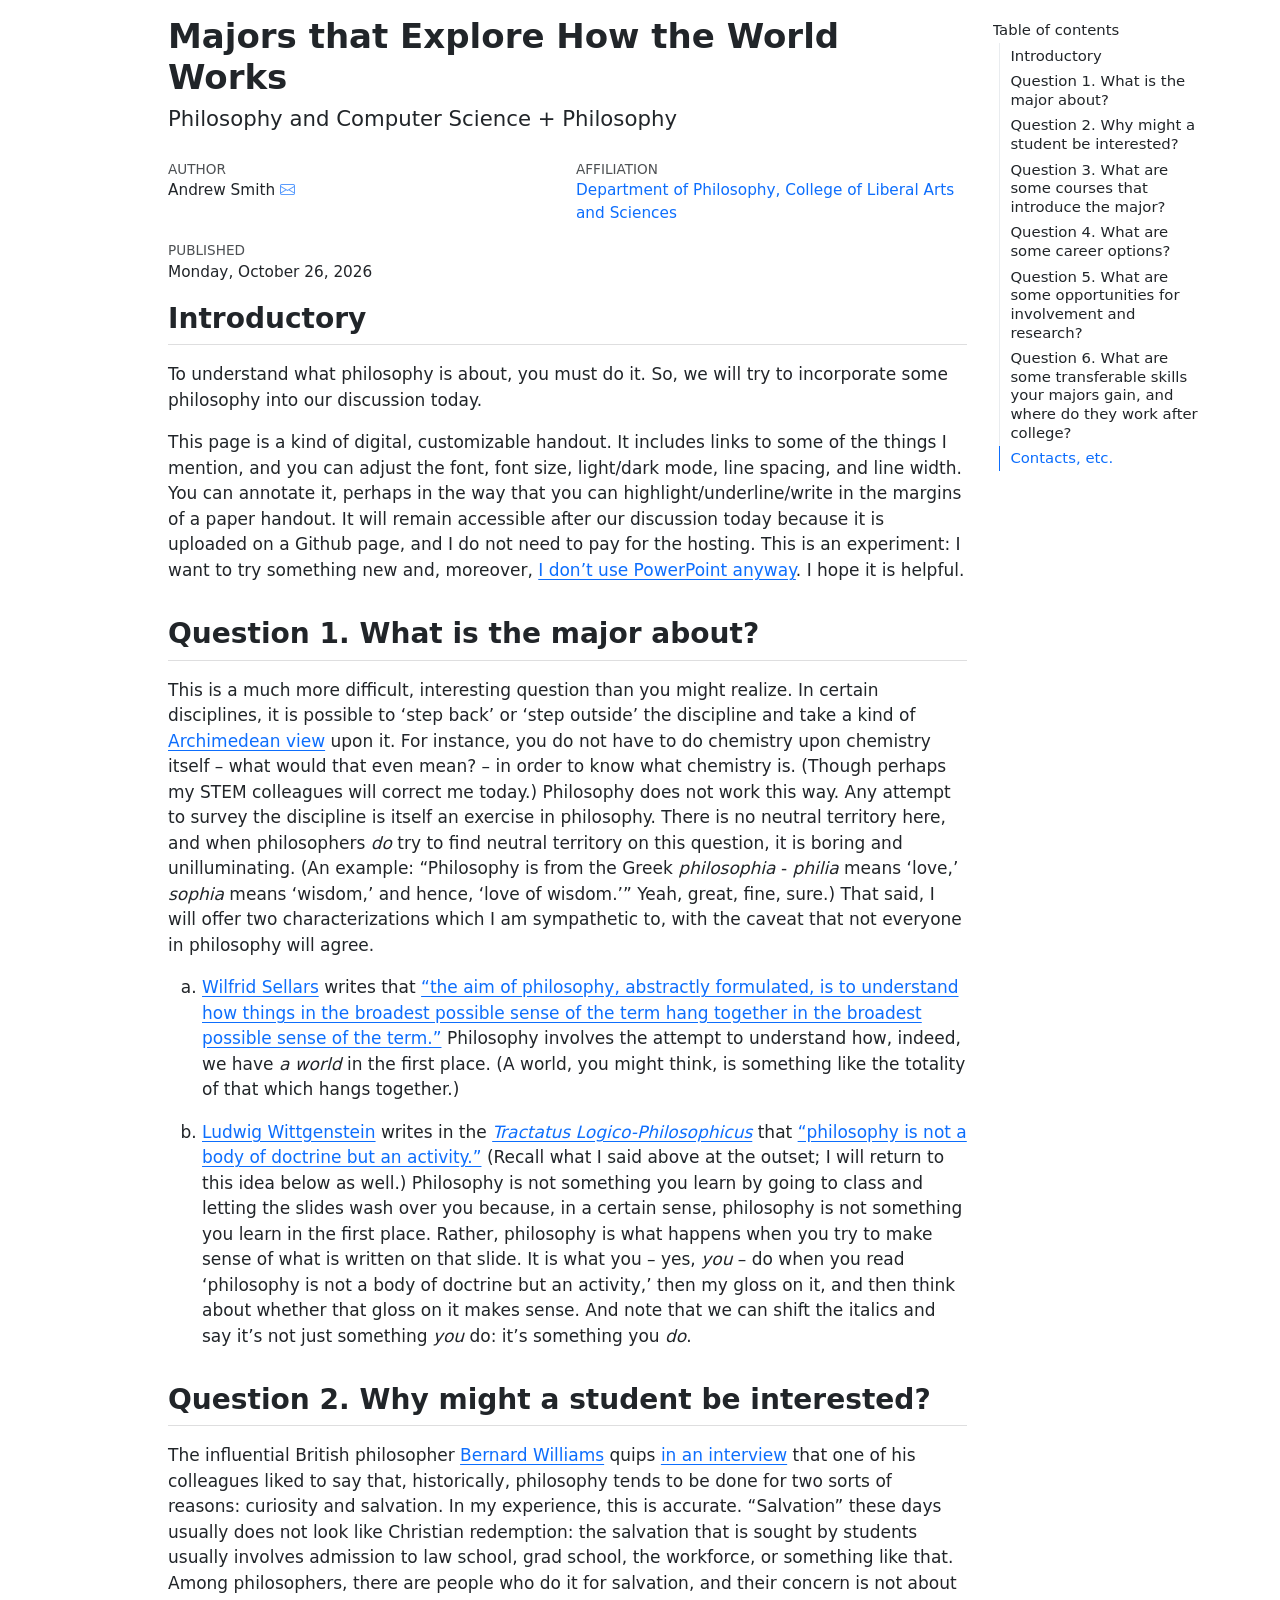
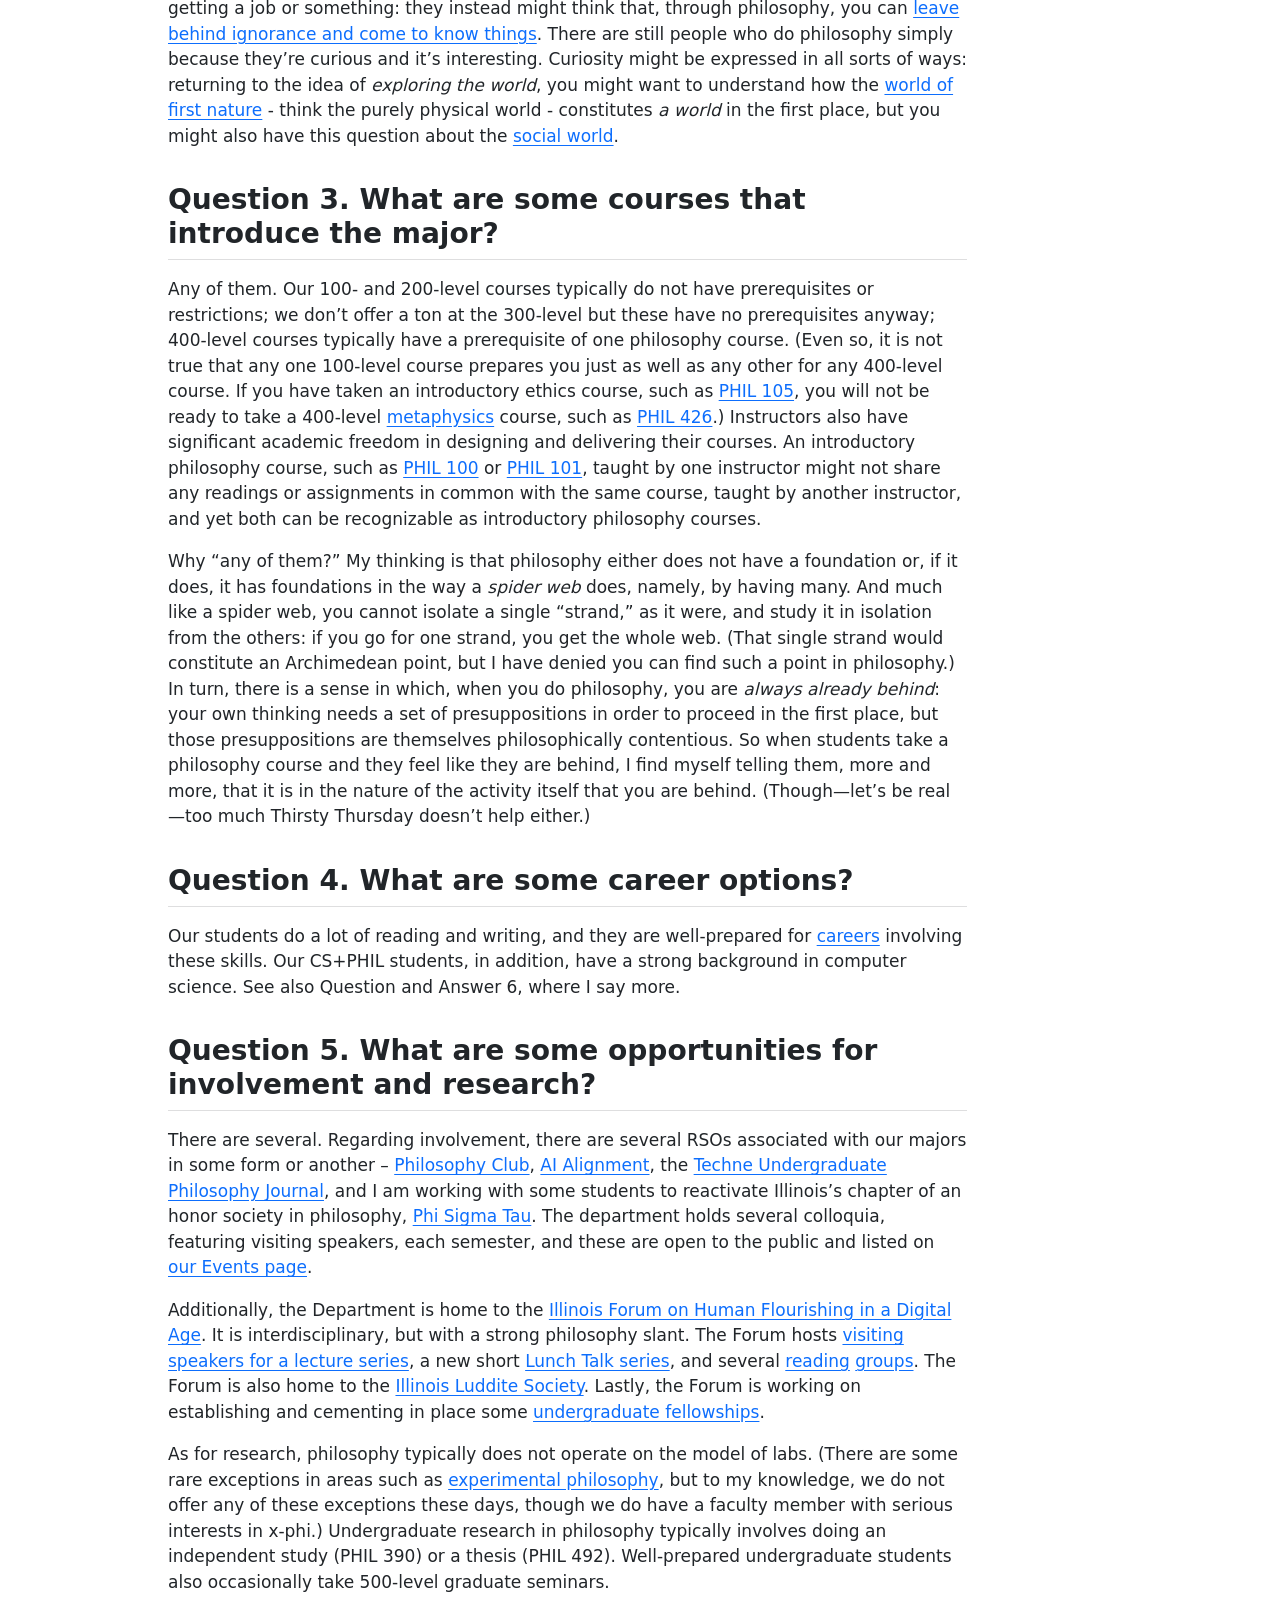
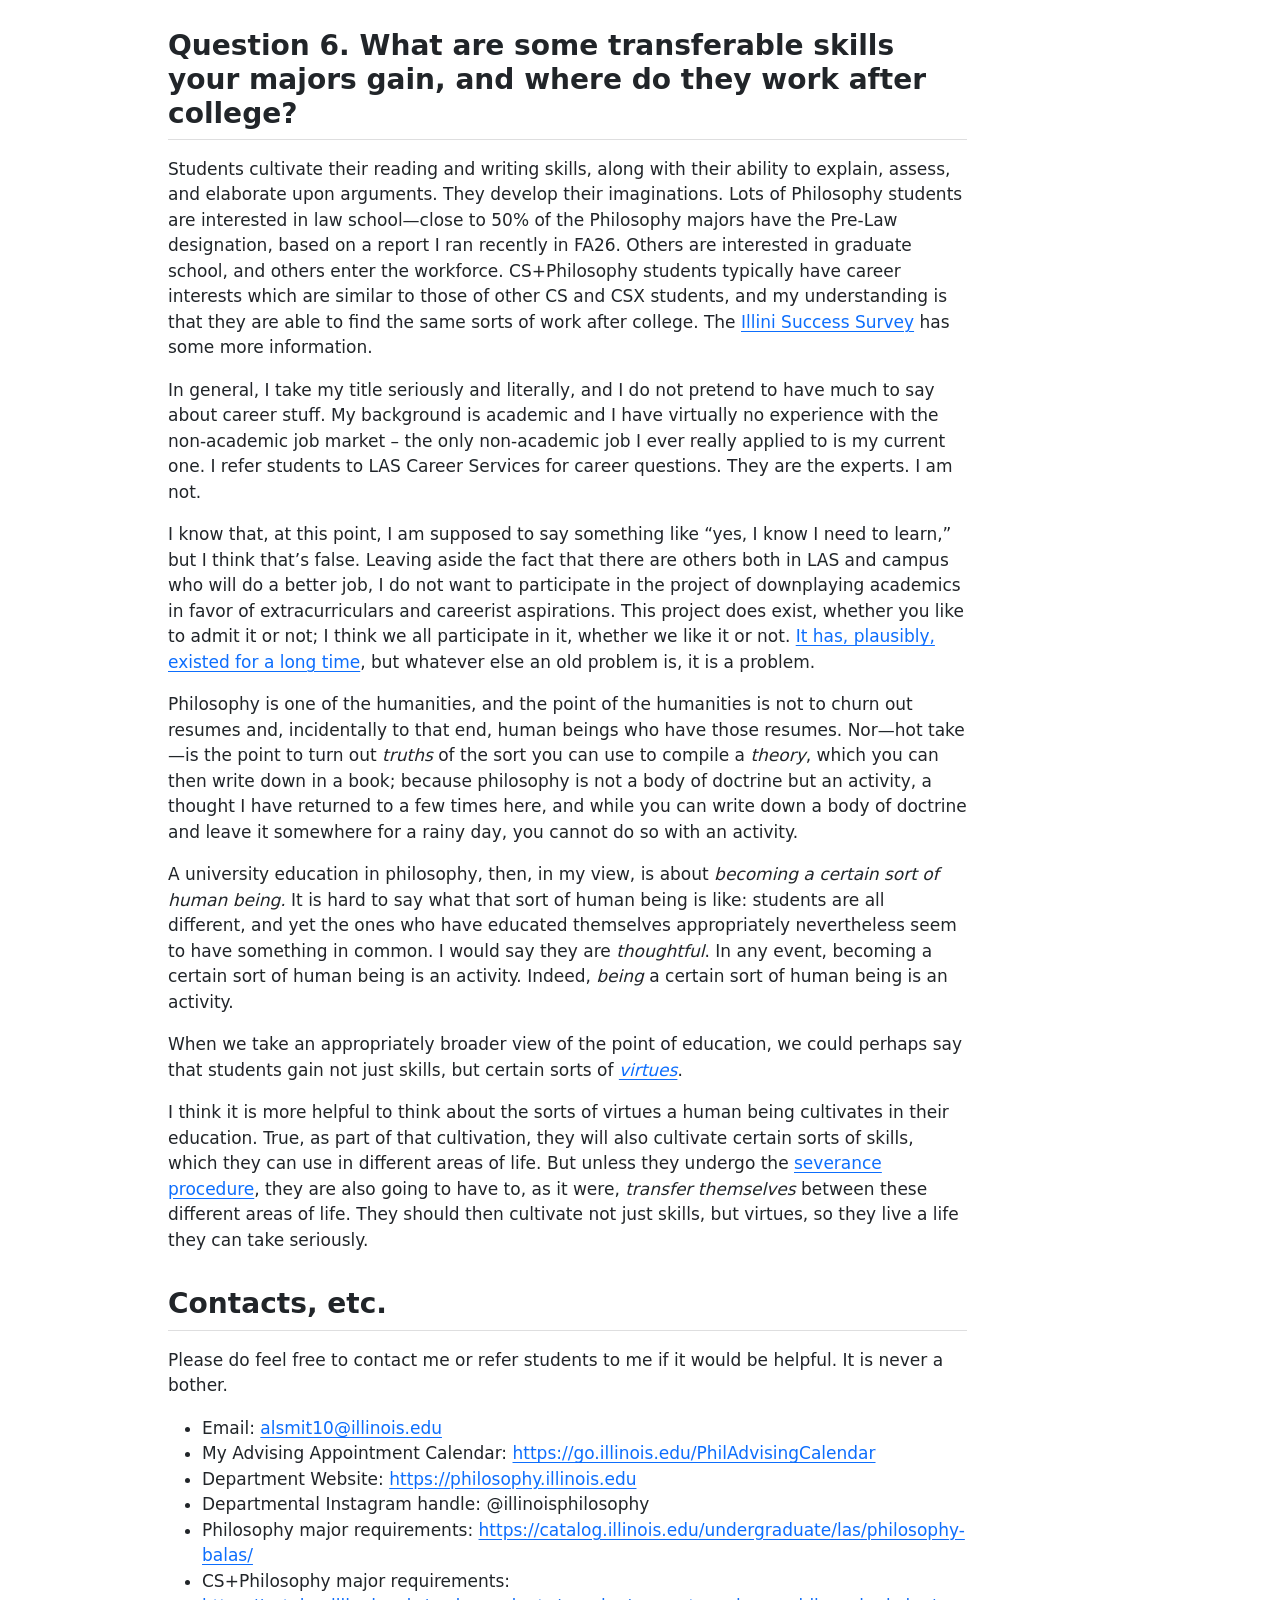
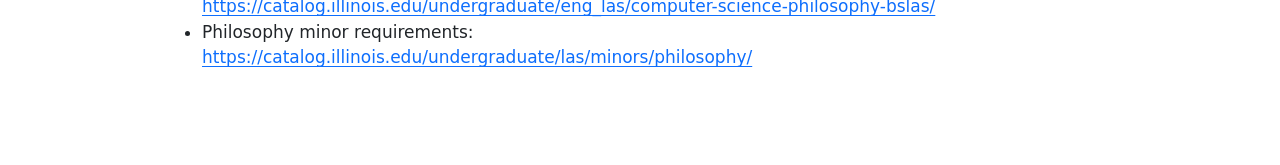
<file: baseline.html>
<!DOCTYPE html>
<html xmlns="http://www.w3.org/1999/xhtml" lang="en" xml:lang="en"><head>

<meta charset="utf-8">
<meta name="generator" content="quarto-1.10.19">

<meta name="viewport" content="width=device-width, initial-scale=1.0, user-scalable=yes">

<meta name="author" content="Andrew Smith">

<title>Majors that Explore How the World Works</title>
<style>
/* Default styles provided by pandoc.
** See https://pandoc.org/MANUAL.html#variables-for-html for config info.
*/
span.smallcaps{font-variant: small-caps;}
div.columns{display: flex; gap: 1.5em;}
div.column{flex: auto;}
@media screen {
div.columns{gap: min(4vw, 1.5em);}
div.column{overflow-x: auto;}
}
div.hanging-indent{margin-left: 1.5em; text-indent: -1.5em;}
ul.task-list{list-style: none;}
ul.task-list li input[type="checkbox"] {
  width: 0.8em;
  margin: 0 0.8em 0.2em -1em; /* quarto-specific, see https://github.com/quarto-dev/quarto-cli/issues/4556 */ 
  vertical-align: middle;
}
</style>


<script src="index_files/libs/clipboard/clipboard.min.js"></script>
<script src="index_files/libs/quarto-html/quarto.js" type="module"></script>
<script src="index_files/libs/quarto-html/tabsets/tabsets.js" type="module"></script>
<script src="index_files/libs/quarto-html/popper.min.js"></script>
<script src="index_files/libs/quarto-html/tippy.umd.min.js"></script>
<script src="index_files/libs/quarto-html/anchor.min.js"></script>
<link href="index_files/libs/quarto-html/tippy.css" rel="stylesheet">
<link href="index_files/libs/quarto-html/quarto-syntax-highlighting-bf27225e3a48a9273f3daa8f8e829971.css" rel="stylesheet" id="quarto-text-highlighting-styles">
<script src="index_files/libs/bootstrap/bootstrap.min.js"></script>
<link href="index_files/libs/bootstrap/bootstrap-icons.css" rel="stylesheet">
<link href="index_files/libs/bootstrap/bootstrap-215b371544c282197b31c8aa00ce3677.min.css" rel="stylesheet" append-hash="true" id="quarto-bootstrap" data-mode="light">


</head>

<body class="quarto-light">

<div id="quarto-content" class="page-columns page-rows-contents page-layout-article">
<div id="quarto-margin-sidebar" class="sidebar margin-sidebar">
  <nav id="TOC" role="doc-toc" class="toc-active">
    <h2 id="toc-title">Table of contents</h2>
   
  <ul>
  <li><a href="#introductory" id="toc-introductory" class="nav-link active" data-scroll-target="#introductory">Introductory</a></li>
  <li><a href="#question-1.-what-is-the-major-about" id="toc-question-1.-what-is-the-major-about" class="nav-link" data-scroll-target="#question-1.-what-is-the-major-about">Question 1. What is the major about?</a></li>
  <li><a href="#question-2.-why-might-a-student-be-interested" id="toc-question-2.-why-might-a-student-be-interested" class="nav-link" data-scroll-target="#question-2.-why-might-a-student-be-interested">Question 2. Why might a student be interested?</a></li>
  <li><a href="#question-3.-what-are-some-courses-that-introduce-the-major" id="toc-question-3.-what-are-some-courses-that-introduce-the-major" class="nav-link" data-scroll-target="#question-3.-what-are-some-courses-that-introduce-the-major">Question 3. What are some courses that introduce the major?</a></li>
  <li><a href="#question-4.-what-are-some-career-options" id="toc-question-4.-what-are-some-career-options" class="nav-link" data-scroll-target="#question-4.-what-are-some-career-options">Question 4. What are some career options?</a></li>
  <li><a href="#question-5.-what-are-some-opportunities-for-involvement-and-research" id="toc-question-5.-what-are-some-opportunities-for-involvement-and-research" class="nav-link" data-scroll-target="#question-5.-what-are-some-opportunities-for-involvement-and-research">Question 5. What are some opportunities for involvement and research?</a></li>
  <li><a href="#question-6.-what-are-some-transferable-skills-your-majors-gain-and-where-do-they-work-after-college" id="toc-question-6.-what-are-some-transferable-skills-your-majors-gain-and-where-do-they-work-after-college" class="nav-link" data-scroll-target="#question-6.-what-are-some-transferable-skills-your-majors-gain-and-where-do-they-work-after-college">Question 6. What are some transferable skills your majors gain, and where do they work after college?</a></li>
  <li><a href="#contacts-etc." id="toc-contacts-etc." class="nav-link" data-scroll-target="#contacts-etc.">Contacts, etc.</a></li>
  </ul>
</nav>
</div>
<main class="content" id="quarto-document-content">

<header id="title-block-header" class="quarto-title-block default">
<div class="quarto-title">
<h1 class="title">Majors that Explore How the World Works</h1>
<p class="subtitle lead">Philosophy and Computer Science + Philosophy</p>
</div>


<div class="quarto-title-meta-author">
  <div class="quarto-title-meta-heading">Author</div>
  <div class="quarto-title-meta-heading">Affiliation</div>
  
    <div class="quarto-title-meta-contents">
    <p class="author">Andrew Smith <a href="mailto:alsmit10@illinois.edu" class="quarto-title-author-email"><i class="bi bi-envelope"></i></a> </p>
  </div>
  <div class="quarto-title-meta-contents">
        <p class="affiliation">
            <a href="https://philosophy.illinois.edu">
            Department of Philosophy, College of Liberal Arts and Sciences
            </a>
          </p>
      </div>
  </div>

<div class="quarto-title-meta">

      
    <div>
    <div class="quarto-title-meta-heading">Published</div>
    <div class="quarto-title-meta-contents">
      <p class="date">Monday, October 26, 2026</p>
    </div>
  </div>
  
    
  </div>
  


</header>


<section id="introductory" class="level2">
<h2 class="anchored" data-anchor-id="introductory">Introductory</h2>
<p>To understand what philosophy is about, you must do it. So, we will try to incorporate some philosophy into our discussion today.</p>
<p>This page is a kind of digital, customizable handout. It includes links to some of the things I mention, and you can adjust the font, font size, light/dark mode, line spacing, and line width. You can annotate it, perhaps in the way that you can highlight/underline/write in the margins of a paper handout. It will remain accessible after our discussion today because it is uploaded on a Github page, and I do not need to pay for the hosting. This is an experiment: I want to try something new and, moreover, <a href="https://youtu.be/abr0UUKP1pU?si=8an2Hl-9CQyocY5u">I don’t use PowerPoint anyway</a>. I hope it is helpful.</p>
</section>
<section id="question-1.-what-is-the-major-about" class="level2">
<h2 class="anchored" data-anchor-id="question-1.-what-is-the-major-about">Question 1. What is the major about?</h2>
<p>This is a much more difficult, interesting question than you might realize. In certain disciplines, it is possible to ‘step back’ or ‘step outside’ the discipline and take a kind of <a href="https://www.oxfordreference.com/display/10.1093/oi/authority.20110803095422175">Archimedean view</a> upon it. For instance, you do not have to do chemistry upon chemistry itself – what would that even mean? – in order to know what chemistry is. (Though perhaps my STEM colleagues will correct me today.) Philosophy does not work this way. Any attempt to survey the discipline is itself an exercise in philosophy. There is no neutral territory here, and when philosophers <em>do</em> try to find neutral territory on this question, it is boring and unilluminating. (An example: “Philosophy is from the Greek <em>philosophia</em> - <em>philia</em> means ‘love,’ <em>sophia</em> means ‘wisdom,’ and hence, ‘love of wisdom.’” Yeah, great, fine, sure.) That said, I will offer two characterizations which I am sympathetic to, with the caveat that not everyone in philosophy will agree.</p>
<ol type="a">
<li><p><a href="https://plato.stanford.edu/entries/sellars/">Wilfrid Sellars</a> writes that <a href="https://www.ditext.com/sellars/psim.html#:~:text=The%20aim%20of%20philosophy%2C%20abstractly%20formulated%2C%20is%20to%20understand%20how%20things%20in%20the%20broadest%20possible%20sense%20of%20the%20term%20hang%20together%20in%20the%20broadest%20possible%20sense%20of%20the%20term%2E">“the aim of philosophy, abstractly formulated, is to understand how things in the broadest possible sense of the term hang together in the broadest possible sense of the term.”</a> Philosophy involves the attempt to understand how, indeed, we have <em>a world</em> in the first place. (A world, you might think, is something like the totality of that which hangs together.)</p></li>
<li><p><a href="https://plato.stanford.edu/entries/wittgenstein/">Ludwig Wittgenstein</a> writes in the <a href="https://people.umass.edu/klement/tlp/tlp.html"><em>Tractatus Logico-Philosophicus</em></a> that <a href="https://people.umass.edu/klement/tlp/tlp.html#:~:text=Philosophy%20is%20not%20a%20body%20of%20doctrine%20but%20an%20activity">“philosophy is not a body of doctrine but an activity.”</a> (Recall what I said above at the outset; I will return to this idea below as well.) Philosophy is not something you learn by going to class and letting the slides wash over you because, in a certain sense, philosophy is not something you learn in the first place. Rather, philosophy is what happens when you try to make sense of what is written on that slide. It is what you – yes, <em>you</em> – do when you read ‘philosophy is not a body of doctrine but an activity,’ then my gloss on it, and then think about whether that gloss on it makes sense. And note that we can shift the italics and say it’s not just something <em>you</em> do: it’s something you <em>do</em>.</p></li>
</ol>
</section>
<section id="question-2.-why-might-a-student-be-interested" class="level2">
<h2 class="anchored" data-anchor-id="question-2.-why-might-a-student-be-interested">Question 2. Why might a student be interested?</h2>
<p>The influential British philosopher <a href="https://plato.stanford.edu/entries/williams-bernard/">Bernard Williams</a> quips <a href="https://manwithoutqualities.com/wp-content/uploads/2015/12/harvardreview_2004_0012_0001_0080_0091pdfnameharvardreview_2004_0012_0001_0080_0091.pdf">in an interview</a> that one of his colleagues liked to say that, historically, philosophy tends to be done for two sorts of reasons: curiosity and salvation. In my experience, this is accurate. “Salvation” these days usually does not look like Christian redemption: the salvation that is sought by students usually involves admission to law school, grad school, the workforce, or something like that. Among philosophers, there are people who do it for salvation, and their concern is not about getting a job or something: they instead might think that, through philosophy, you can <a href="https://en.wikipedia.org/wiki/Allegory_of_the_cave">leave behind ignorance and come to know things</a>. There are still people who do philosophy simply because they’re curious and it’s interesting. Curiosity might be expressed in all sorts of ways: returning to the idea of <em>exploring the world</em>, you might want to understand how the <a href="https://plato.stanford.edu/entries/hermeneutics/#HermAnglAmerPhil:~:text=2007%29%2E-,John,place%2E">world of first nature</a> - think the purely physical world - constitutes <em>a world</em> in the first place, but you might also have this question about the <a href="https://plato.stanford.edu/entries/hermeneutics/#HermAnglAmerPhil:~:text=place%2E-,McDowell,84%29%2E">social world</a>.</p>
</section>
<section id="question-3.-what-are-some-courses-that-introduce-the-major" class="level2">
<h2 class="anchored" data-anchor-id="question-3.-what-are-some-courses-that-introduce-the-major">Question 3. What are some courses that introduce the major?</h2>
<p>Any of them. Our 100- and 200-level courses typically do not have prerequisites or restrictions; we don’t offer a ton at the 300-level but these have no prerequisites anyway; 400-level courses typically have a prerequisite of one philosophy course. (Even so, it is not true that any one 100-level course prepares you just as well as any other for any 400-level course. If you have taken an introductory ethics course, such as <a href="https://courses.illinois.edu/schedule/2027/spring/PHIL/105">PHIL 105</a>, you will not be ready to take a 400-level <a href="https://plato.stanford.edu/entries/metaphysics/">metaphysics</a> course, such as <a href="https://courses.illinois.edu/schedule/2027/spring/PHIL/426">PHIL 426</a>.) Instructors also have significant academic freedom in designing and delivering their courses. An introductory philosophy course, such as <a href="https://courses.illinois.edu/schedule/2027/spring/PHIL/100">PHIL 100</a> or <a href="https://courses.illinois.edu/schedule/2027/spring/PHIL/101">PHIL 101</a>, taught by one instructor might not share any readings or assignments in common with the same course, taught by another instructor, and yet both can be recognizable as introductory philosophy courses.</p>
<p>Why “any of them?” My thinking is that philosophy either does not have a foundation or, if it does, it has foundations in the way a <em>spider web</em> does, namely, by having many. And much like a spider web, you cannot isolate a single “strand,” as it were, and study it in isolation from the others: if you go for one strand, you get the whole web. (That single strand would constitute an Archimedean point, but I have denied you can find such a point in philosophy.) In turn, there is a sense in which, when you do philosophy, you are <em>always already behind</em>: your own thinking needs a set of presuppositions in order to proceed in the first place, but those presuppositions are themselves philosophically contentious. So when students take a philosophy course and they feel like they are behind, I find myself telling them, more and more, that it is in the nature of the activity itself that you are behind. (Though—let’s be real—too much Thirsty Thursday doesn’t help either.)</p>
</section>
<section id="question-4.-what-are-some-career-options" class="level2">
<h2 class="anchored" data-anchor-id="question-4.-what-are-some-career-options">Question 4. What are some career options?</h2>
<p>Our students do a lot of reading and writing, and they are well-prepared for <a href="https://philosophy.illinois.edu/academics/undergraduate-studies/careers-philosophy-majors">careers</a> involving these skills. Our CS+PHIL students, in addition, have a strong background in computer science. See also Question and Answer 6, where I say more.</p>
</section>
<section id="question-5.-what-are-some-opportunities-for-involvement-and-research" class="level2">
<h2 class="anchored" data-anchor-id="question-5.-what-are-some-opportunities-for-involvement-and-research">Question 5. What are some opportunities for involvement and research?</h2>
<p>There are several. Regarding involvement, there are several RSOs associated with our majors in some form or another – <a href="https://www.instagram.com/uiucphilclub/">Philosophy Club</a>, <a href="https://aialignmentillinois.org/">AI Alignment</a>, the <a href="https://technejournal.web.illinois.edu/">Techne Undergraduate Philosophy Journal</a>, and I am working with some students to reactivate Illinois’s chapter of an honor society in philosophy, <a href="https://phisigmatau.org/">Phi Sigma Tau</a>. The department holds several colloquia, featuring visiting speakers, each semester, and these are open to the public and listed on <a href="https://calendars.illinois.edu/list/8092">our Events page</a>.</p>
<p>Additionally, the Department is home to the <a href="https://fhf.philosophy.illinois.edu/">Illinois Forum on Human Flourishing in a Digital Age</a>. It is interdisciplinary, but with a strong philosophy slant. The Forum hosts <a href="https://fhf.philosophy.illinois.edu/page-4/fall-2026/">visiting speakers for a lecture series</a>, a new short <a href="https://fhf.philosophy.illinois.edu/talks-and-workshops/">Lunch Talk series</a>, and several <a href="https://fhf.philosophy.illinois.edu/rethinking-teaching-and-learning-in-the-age-of-ai/">reading</a> <a href="https://fhf.philosophy.illinois.edu/readings-groups/">groups</a>. The Forum is also home to the <a href="https://fhf.philosophy.illinois.edu/illinois-luddite-society/">Illinois Luddite Society</a>. Lastly, the Forum is working on establishing and cementing in place some <a href="https://fhf.philosophy.illinois.edu/undergraduate-fellowship/">undergraduate fellowships</a>.</p>
<p>As for research, philosophy typically does not operate on the model of labs. (There are some rare exceptions in areas such as <a href="https://plato.stanford.edu/entries/experimental-philosophy/">experimental philosophy</a>, but to my knowledge, we do not offer any of these exceptions these days, though we do have a faculty member with serious interests in x-phi.) Undergraduate research in philosophy typically involves doing an independent study (PHIL 390) or a thesis (PHIL 492). Well-prepared undergraduate students also occasionally take 500-level graduate seminars.</p>
</section>
<section id="question-6.-what-are-some-transferable-skills-your-majors-gain-and-where-do-they-work-after-college" class="level2">
<h2 class="anchored" data-anchor-id="question-6.-what-are-some-transferable-skills-your-majors-gain-and-where-do-they-work-after-college">Question 6. What are some transferable skills your majors gain, and where do they work after college?</h2>
<p>Students cultivate their reading and writing skills, along with their ability to explain, assess, and elaborate upon arguments. They develop their imaginations. Lots of Philosophy students are interested in law school—close to 50% of the Philosophy majors have the Pre-Law designation, based on a report I ran recently in FA26. Others are interested in graduate school, and others enter the workforce. CS+Philosophy students typically have career interests which are similar to those of other CS and CSX students, and my understanding is that they are able to find the same sorts of work after college. The <a href="https://illinisuccess.illinois.edu/">Illini Success Survey</a> has some more information.</p>
<p>In general, I take my title seriously and literally, and I do not pretend to have much to say about career stuff. My background is academic and I have virtually no experience with the non-academic job market – the only non-academic job I ever really applied to is my current one. I refer students to LAS Career Services for career questions. They are the experts. I am not.</p>
<p>I know that, at this point, I am supposed to say something like “yes, I know I need to learn,” but I think that’s false. Leaving aside the fact that there are others both in LAS and campus who will do a better job, I do not want to participate in the project of downplaying academics in favor of extracurriculars and careerist aspirations. This project does exist, whether you like to admit it or not; I think we all participate in it, whether we like it or not. <a href="https://plato.stanford.edu/entries/sophists/">It has, plausibly, existed for a long time</a>, but whatever else an old problem is, it is a problem.</p>
<p>Philosophy is one of the humanities, and the point of the humanities is not to churn out resumes and, incidentally to that end, human beings who have those resumes. Nor—hot take—is the point to turn out <em>truths</em> of the sort you can use to compile a <em>theory</em>, which you can then write down in a book; because philosophy is not a body of doctrine but an activity, a thought I have returned to a few times here, and while you can write down a body of doctrine and leave it somewhere for a rainy day, you cannot do so with an activity.</p>
<p>A university education in philosophy, then, in my view, is about <em>becoming a certain sort of human being.</em> It is hard to say what that sort of human being is like: students are all different, and yet the ones who have educated themselves appropriately nevertheless seem to have something in common. I would say they are <em>thoughtful</em>. In any event, becoming a certain sort of human being is an activity. Indeed, <em>being</em> a certain sort of human being is an activity.</p>
<p>When we take an appropriately broader view of the point of education, we could perhaps say that students gain not just skills, but certain sorts of <a href="https://plato.stanford.edu/entries/ethics-virtue/#Virt"><em>virtues</em></a>.</p>
<p>I think it is more helpful to think about the sorts of virtues a human being cultivates in their education. True, as part of that cultivation, they will also cultivate certain sorts of skills, which they can use in different areas of life. But unless they undergo the <a href="https://severance-tv.fandom.com/wiki/Severance_Procedure">severance procedure</a>, they are also going to have to, as it were, <em>transfer themselves</em> between these different areas of life. They should then cultivate not just skills, but virtues, so they live a life they can take seriously.</p>
</section>
<section id="contacts-etc." class="level2">
<h2 class="anchored" data-anchor-id="contacts-etc.">Contacts, etc.</h2>
<p>Please do feel free to contact me or refer students to me if it would be helpful. It is never a bother.</p>
<ul>
<li>Email: <a href="mailto:alsmit10@illinois.edu" class="email">alsmit10@illinois.edu</a></li>
<li>My Advising Appointment Calendar: <a href="https://go.illinois.edu/PhilAdvisingCalendar" class="uri">https://go.illinois.edu/PhilAdvisingCalendar</a></li>
<li>Department Website: <a href="https://philosophy.illinois.edu" class="uri">https://philosophy.illinois.edu</a></li>
<li>Departmental Instagram handle: <span class="citation" data-cites="illinoisphilosophy">@illinoisphilosophy</span></li>
<li>Philosophy major requirements: <a href="https://catalog.illinois.edu/undergraduate/las/philosophy-balas/" class="uri">https://catalog.illinois.edu/undergraduate/las/philosophy-balas/</a></li>
<li>CS+Philosophy major requirements: <a href="https://catalog.illinois.edu/undergraduate/eng_las/computer-science-philosophy-bslas/" class="uri">https://catalog.illinois.edu/undergraduate/eng_las/computer-science-philosophy-bslas/</a></li>
<li>Philosophy minor requirements: <a href="https://catalog.illinois.edu/undergraduate/las/minors/philosophy/" class="uri">https://catalog.illinois.edu/undergraduate/las/minors/philosophy/</a></li>
</ul>
</section>

</main>
<!-- /main column -->
<script id="quarto-html-after-body" type="application/javascript">
  window.document.addEventListener("DOMContentLoaded", function (event) {
    const icon = "";
    const anchorJS = new window.AnchorJS();
    anchorJS.options = {
      placement: 'right',
      icon: icon
    };
    anchorJS.add('.anchored');
    const isCodeAnnotation = (el) => {
      for (const clz of el.classList) {
        if (clz.startsWith('code-annotation-')) {                     
          return true;
        }
      }
      return false;
    }
    const onCopySuccess = function(e) {
      // button target
      const button = e.trigger;
      // don't keep focus
      button.blur();
      // flash "checked"
      button.classList.add('code-copy-button-checked');
      var currentTitle = button.getAttribute("title");
      button.setAttribute("title", "Copied!");
      let tooltip;
      if (window.bootstrap) {
        button.setAttribute("data-bs-toggle", "tooltip");
        button.setAttribute("data-bs-placement", "left");
        button.setAttribute("data-bs-title", "Copied!");
        tooltip = new bootstrap.Tooltip(button, 
          { trigger: "manual", 
            customClass: "code-copy-button-tooltip",
            offset: [0, -8]});
        tooltip.show();    
      }
      setTimeout(function() {
        if (tooltip) {
          tooltip.hide();
          button.removeAttribute("data-bs-title");
          button.removeAttribute("data-bs-toggle");
          button.removeAttribute("data-bs-placement");
        }
        button.setAttribute("title", currentTitle);
        button.classList.remove('code-copy-button-checked');
      }, 1000);
      // clear code selection
      e.clearSelection();
    }
    const getTextToCopy = function(trigger) {
      const outerScaffold = trigger.parentElement.cloneNode(true);
      const codeEl = outerScaffold.querySelector('code');
      for (const childEl of codeEl.children) {
        if (isCodeAnnotation(childEl)) {
          childEl.remove();
        }
      }
      return codeEl.innerText;
    }
    const clipboard = new window.ClipboardJS('.code-copy-button:not([data-in-quarto-modal])', {
      text: getTextToCopy
    });
    clipboard.on('success', onCopySuccess);
    if (window.document.getElementById('quarto-embedded-source-code-modal')) {
      const clipboardModal = new window.ClipboardJS('.code-copy-button[data-in-quarto-modal]', {
        text: getTextToCopy,
        container: window.document.getElementById('quarto-embedded-source-code-modal')
      });
      clipboardModal.on('success', onCopySuccess);
    }
      var localhostRegex = new RegExp(/^(?:http|https):\/\/localhost\:?[0-9]*\//);
      var mailtoRegex = new RegExp(/^mailto:/);
        var filterRegex = new RegExp('/' + window.location.host + '/');
      var isInternal = (href) => {
          return filterRegex.test(href) || localhostRegex.test(href) || mailtoRegex.test(href);
      }
      // Inspect non-navigation links and adorn them if external
     var links = window.document.querySelectorAll('a[href]:not(.nav-link):not(.navbar-brand):not(.toc-action):not(.sidebar-link):not(.sidebar-item-toggle):not(.pagination-link):not(.no-external):not([aria-hidden]):not(.dropdown-item):not(.quarto-navigation-tool):not(.about-link)');
      for (var i=0; i<links.length; i++) {
        const link = links[i];
        if (!isInternal(link.href)) {
          // undo the damage that might have been done by quarto-nav.js in the case of
          // links that we want to consider external
          if (link.dataset.originalHref !== undefined) {
            link.href = link.dataset.originalHref;
          }
        }
      }
    function tippyHover(el, contentFn, onTriggerFn, onUntriggerFn) {
      const config = {
        allowHTML: true,
        maxWidth: 500,
        delay: 100,
        arrow: false,
        appendTo: function(el) {
            return el.parentElement;
        },
        interactive: true,
        interactiveBorder: 10,
        theme: 'quarto',
        placement: 'bottom-start',
      };
      if (contentFn) {
        config.content = contentFn;
      }
      if (onTriggerFn) {
        config.onTrigger = onTriggerFn;
      }
      if (onUntriggerFn) {
        config.onUntrigger = onUntriggerFn;
      }
      window.tippy(el, config); 
    }
    const noterefs = window.document.querySelectorAll('a[role="doc-noteref"]');
    for (var i=0; i<noterefs.length; i++) {
      const ref = noterefs[i];
      tippyHover(ref, function() {
        // use id or data attribute instead here
        let href = ref.getAttribute('data-footnote-href') || ref.getAttribute('href');
        try { href = new URL(href).hash; } catch {}
        const id = href.replace(/^#\/?/, "");
        const note = window.document.getElementById(id);
        if (note) {
          return note.innerHTML;
        } else {
          return "";
        }
      });
    }
    const xrefs = window.document.querySelectorAll('a.quarto-xref');
    const processXRef = (id, note) => {
      // Strip column container classes
      const stripColumnClz = (el) => {
        el.classList.remove("page-full", "page-columns");
        if (el.children) {
          for (const child of el.children) {
            stripColumnClz(child);
          }
        }
      }
      stripColumnClz(note)
      if (id === null || id.startsWith('sec-')) {
        // Special case sections, only their first couple elements
        const container = document.createElement("div");
        if (note.children && note.children.length > 2) {
          container.appendChild(note.children[0].cloneNode(true));
          for (let i = 1; i < note.children.length; i++) {
            const child = note.children[i];
            if (child.tagName === "P" && child.innerText === "") {
              continue;
            } else {
              container.appendChild(child.cloneNode(true));
              break;
            }
          }
          if (window.Quarto?.typesetMath) {
            window.Quarto.typesetMath(container);
          }
          return container.innerHTML
        } else {
          if (window.Quarto?.typesetMath) {
            window.Quarto.typesetMath(note);
          }
          return note.innerHTML;
        }
      } else {
        // Remove any anchor links if they are present
        const anchorLink = note.querySelector('a.anchorjs-link');
        if (anchorLink) {
          anchorLink.remove();
        }
        if (window.Quarto?.typesetMath) {
          window.Quarto.typesetMath(note);
        }
        if (note.classList.contains("callout")) {
          return note.outerHTML;
        } else {
          return note.innerHTML;
        }
      }
    }
    for (var i=0; i<xrefs.length; i++) {
      const xref = xrefs[i];
      tippyHover(xref, undefined, function(instance) {
        instance.disable();
        let url = xref.getAttribute('href');
        let hash = undefined; 
        if (url.startsWith('#')) {
          hash = url;
        } else {
          try { hash = new URL(url).hash; } catch {}
        }
        if (hash) {
          const id = hash.replace(/^#\/?/, "");
          const note = window.document.getElementById(id);
          if (note !== null) {
            try {
              const html = processXRef(id, note.cloneNode(true));
              instance.setContent(html);
            } finally {
              instance.enable();
              instance.show();
            }
          } else {
            // See if we can fetch this
            fetch(url.split('#')[0])
            .then(res => res.text())
            .then(html => {
              const parser = new DOMParser();
              const htmlDoc = parser.parseFromString(html, "text/html");
              const note = htmlDoc.getElementById(id);
              if (note !== null) {
                const html = processXRef(id, note);
                instance.setContent(html);
              } 
            }).finally(() => {
              instance.enable();
              instance.show();
            });
          }
        } else {
          // See if we can fetch a full url (with no hash to target)
          // This is a special case and we should probably do some content thinning / targeting
          fetch(url)
          .then(res => res.text())
          .then(html => {
            const parser = new DOMParser();
            const htmlDoc = parser.parseFromString(html, "text/html");
            const note = htmlDoc.querySelector('main.content');
            if (note !== null) {
              // This should only happen for chapter cross references
              // (since there is no id in the URL)
              // remove the first header
              if (note.children.length > 0 && note.children[0].tagName === "HEADER") {
                note.children[0].remove();
              }
              const html = processXRef(null, note);
              instance.setContent(html);
            } 
          }).finally(() => {
            instance.enable();
            instance.show();
          });
        }
      }, function(instance) {
      });
    }
        let selectedAnnoteEl;
        const selectorForAnnotation = ( cell, annotation) => {
          let cellAttr = 'data-code-cell="' + cell + '"';
          let lineAttr = 'data-code-annotation="' +  annotation + '"';
          const selector = 'span[' + cellAttr + '][' + lineAttr + ']';
          return selector;
        }
        const selectCodeLines = (annoteEl) => {
          const doc = window.document;
          const targetCell = annoteEl.getAttribute("data-target-cell");
          const targetAnnotation = annoteEl.getAttribute("data-target-annotation");
          const annoteSpan = window.document.querySelector(selectorForAnnotation(targetCell, targetAnnotation));
          const lines = annoteSpan.getAttribute("data-code-lines").split(",");
          const lineIds = lines.map((line) => {
            return targetCell + "-" + line;
          })
          let top = null;
          let height = null;
          let parent = null;
          if (lineIds.length > 0) {
              //compute the position of the single el (top and bottom and make a div)
              const el = window.document.getElementById(lineIds[0]);
              top = el.offsetTop;
              height = el.offsetHeight;
              parent = el.parentElement.parentElement;
            if (lineIds.length > 1) {
              const lastEl = window.document.getElementById(lineIds[lineIds.length - 1]);
              const bottom = lastEl.offsetTop + lastEl.offsetHeight;
              height = bottom - top;
            }
            if (top !== null && height !== null && parent !== null) {
              // cook up a div (if necessary) and position it 
              let div = window.document.getElementById("code-annotation-line-highlight");
              if (div === null) {
                div = window.document.createElement("div");
                div.setAttribute("id", "code-annotation-line-highlight");
                div.style.position = 'absolute';
                parent.appendChild(div);
              }
              div.style.top = top - 2 + "px";
              div.style.height = height + 4 + "px";
              div.style.left = 0;
              let gutterDiv = window.document.getElementById("code-annotation-line-highlight-gutter");
              if (gutterDiv === null) {
                gutterDiv = window.document.createElement("div");
                gutterDiv.setAttribute("id", "code-annotation-line-highlight-gutter");
                gutterDiv.style.position = 'absolute';
                const codeCell = window.document.getElementById(targetCell);
                const gutter = codeCell.querySelector('.code-annotation-gutter');
                gutter.appendChild(gutterDiv);
              }
              gutterDiv.style.top = top - 2 + "px";
              gutterDiv.style.height = height + 4 + "px";
            }
            selectedAnnoteEl = annoteEl;
          }
        };
        const unselectCodeLines = () => {
          const elementsIds = ["code-annotation-line-highlight", "code-annotation-line-highlight-gutter"];
          elementsIds.forEach((elId) => {
            const div = window.document.getElementById(elId);
            if (div) {
              div.remove();
            }
          });
          selectedAnnoteEl = undefined;
        };
          // Handle positioning of the toggle
      window.addEventListener(
        "resize",
        throttle(() => {
          elRect = undefined;
          if (selectedAnnoteEl) {
            selectCodeLines(selectedAnnoteEl);
          }
        }, 10)
      );
      function throttle(fn, ms) {
      let throttle = false;
      let timer;
        return (...args) => {
          if(!throttle) { // first call gets through
              fn.apply(this, args);
              throttle = true;
          } else { // all the others get throttled
              if(timer) clearTimeout(timer); // cancel #2
              timer = setTimeout(() => {
                fn.apply(this, args);
                timer = throttle = false;
              }, ms);
          }
        };
      }
        // Attach click handler to the DT
        const annoteDls = window.document.querySelectorAll('dt[data-target-cell]');
        for (const annoteDlNode of annoteDls) {
          annoteDlNode.addEventListener('click', (event) => {
            const clickedEl = event.target;
            if (clickedEl !== selectedAnnoteEl) {
              unselectCodeLines();
              const activeEl = window.document.querySelector('dt[data-target-cell].code-annotation-active');
              if (activeEl) {
                activeEl.classList.remove('code-annotation-active');
              }
              selectCodeLines(clickedEl);
              clickedEl.classList.add('code-annotation-active');
            } else {
              // Unselect the line
              unselectCodeLines();
              clickedEl.classList.remove('code-annotation-active');
            }
          });
        }
    const findCites = (el) => {
      const parentEl = el.parentElement;
      if (parentEl) {
        const cites = parentEl.dataset.cites;
        if (cites) {
          return {
            el,
            cites: cites.split(' ')
          };
        } else {
          return findCites(el.parentElement)
        }
      } else {
        return undefined;
      }
    };
    var bibliorefs = window.document.querySelectorAll('a[role="doc-biblioref"]');
    for (var i=0; i<bibliorefs.length; i++) {
      const ref = bibliorefs[i];
      const citeInfo = findCites(ref);
      if (citeInfo) {
        tippyHover(citeInfo.el, function() {
          var popup = window.document.createElement('div');
          citeInfo.cites.forEach(function(cite) {
            var citeDiv = window.document.createElement('div');
            citeDiv.classList.add('hanging-indent');
            citeDiv.classList.add('csl-entry');
            var biblioDiv = window.document.getElementById('ref-' + cite);
            if (biblioDiv) {
              citeDiv.innerHTML = biblioDiv.innerHTML;
            }
            popup.appendChild(citeDiv);
          });
          return popup.innerHTML;
        });
      }
    }
  });
  </script>
</div> <!-- /content -->




</body></html>
</file>
<file: index_files/libs/quarto-html/tippy.css>
.tippy-box[data-animation=fade][data-state=hidden]{opacity:0}[data-tippy-root]{max-width:calc(100vw - 10px)}.tippy-box{position:relative;background-color:#333;color:#fff;border-radius:4px;font-size:14px;line-height:1.4;white-space:normal;outline:0;transition-property:transform,visibility,opacity}.tippy-box[data-placement^=top]>.tippy-arrow{bottom:0}.tippy-box[data-placement^=top]>.tippy-arrow:before{bottom:-7px;left:0;border-width:8px 8px 0;border-top-color:initial;transform-origin:center top}.tippy-box[data-placement^=bottom]>.tippy-arrow{top:0}.tippy-box[data-placement^=bottom]>.tippy-arrow:before{top:-7px;left:0;border-width:0 8px 8px;border-bottom-color:initial;transform-origin:center bottom}.tippy-box[data-placement^=left]>.tippy-arrow{right:0}.tippy-box[data-placement^=left]>.tippy-arrow:before{border-width:8px 0 8px 8px;border-left-color:initial;right:-7px;transform-origin:center left}.tippy-box[data-placement^=right]>.tippy-arrow{left:0}.tippy-box[data-placement^=right]>.tippy-arrow:before{left:-7px;border-width:8px 8px 8px 0;border-right-color:initial;transform-origin:center right}.tippy-box[data-inertia][data-state=visible]{transition-timing-function:cubic-bezier(.54,1.5,.38,1.11)}.tippy-arrow{width:16px;height:16px;color:#333}.tippy-arrow:before{content:"";position:absolute;border-color:transparent;border-style:solid}.tippy-content{position:relative;padding:5px 9px;z-index:1}
</file>
<file: index_files/libs/quarto-html/quarto-syntax-highlighting-bf27225e3a48a9273f3daa8f8e829971.css>
/* quarto syntax highlight colors */
:root {
  --quarto-hl-ot-color: #003B4F;
  --quarto-hl-at-color: #657422;
  --quarto-hl-ss-color: #20794D;
  --quarto-hl-an-color: #5E5E5E;
  --quarto-hl-fu-color: #4758AB;
  --quarto-hl-st-color: #20794D;
  --quarto-hl-cf-color: #003B4F;
  --quarto-hl-op-color: #5E5E5E;
  --quarto-hl-er-color: #AD0000;
  --quarto-hl-bn-color: #AD0000;
  --quarto-hl-al-color: #AD0000;
  --quarto-hl-va-color: #111111;
  --quarto-hl-bu-color: inherit;
  --quarto-hl-ex-color: inherit;
  --quarto-hl-pp-color: #AD0000;
  --quarto-hl-in-color: #5E5E5E;
  --quarto-hl-vs-color: #20794D;
  --quarto-hl-wa-color: #5E5E5E;
  --quarto-hl-do-color: #5E5E5E;
  --quarto-hl-im-color: #00769E;
  --quarto-hl-ch-color: #20794D;
  --quarto-hl-dt-color: #AD0000;
  --quarto-hl-fl-color: #AD0000;
  --quarto-hl-co-color: #5E5E5E;
  --quarto-hl-cv-color: #5E5E5E;
  --quarto-hl-cn-color: #8f5902;
  --quarto-hl-sc-color: #5E5E5E;
  --quarto-hl-dv-color: #AD0000;
  --quarto-hl-kw-color: #003B4F;
}

/* other quarto variables */
:root {
  --quarto-font-monospace: SFMono-Regular, Menlo, Monaco, Consolas, "Liberation Mono", "Courier New", monospace;
}

/* syntax highlight based on Pandoc's rules */
pre > code.sourceCode > span {
  color: #003B4F;
}

code.sourceCode > span {
  color: #003B4F;
}

div.sourceCode,
div.sourceCode pre.sourceCode {
  color: #003B4F;
}

/* Normal */
code span {
  color: #003B4F;
}

/* Alert */
code span.al {
  color: #AD0000;
  font-style: inherit;
}

/* Annotation */
code span.an {
  color: #5E5E5E;
  font-style: inherit;
}

/* Attribute */
code span.at {
  color: #657422;
  font-style: inherit;
}

/* BaseN */
code span.bn {
  color: #AD0000;
  font-style: inherit;
}

/* BuiltIn */
code span.bu {
  font-style: inherit;
}

/* ControlFlow */
code span.cf {
  color: #003B4F;
  font-weight: bold;
  font-style: inherit;
}

/* Char */
code span.ch {
  color: #20794D;
  font-style: inherit;
}

/* Constant */
code span.cn {
  color: #8f5902;
  font-style: inherit;
}

/* Comment */
code span.co {
  color: #5E5E5E;
  font-style: inherit;
}

/* CommentVar */
code span.cv {
  color: #5E5E5E;
  font-style: italic;
}

/* Documentation */
code span.do {
  color: #5E5E5E;
  font-style: italic;
}

/* DataType */
code span.dt {
  color: #AD0000;
  font-style: inherit;
}

/* DecVal */
code span.dv {
  color: #AD0000;
  font-style: inherit;
}

/* Error */
code span.er {
  color: #AD0000;
  font-style: inherit;
}

/* Extension */
code span.ex {
  font-style: inherit;
}

/* Float */
code span.fl {
  color: #AD0000;
  font-style: inherit;
}

/* Function */
code span.fu {
  color: #4758AB;
  font-style: inherit;
}

/* Import */
code span.im {
  color: #00769E;
  font-style: inherit;
}

/* Information */
code span.in {
  color: #5E5E5E;
  font-style: inherit;
}

/* Keyword */
code span.kw {
  color: #003B4F;
  font-weight: bold;
  font-style: inherit;
}

/* Operator */
code span.op {
  color: #5E5E5E;
  font-style: inherit;
}

/* Other */
code span.ot {
  color: #003B4F;
  font-style: inherit;
}

/* Preprocessor */
code span.pp {
  color: #AD0000;
  font-style: inherit;
}

/* SpecialChar */
code span.sc {
  color: #5E5E5E;
  font-style: inherit;
}

/* SpecialString */
code span.ss {
  color: #20794D;
  font-style: inherit;
}

/* String */
code span.st {
  color: #20794D;
  font-style: inherit;
}

/* Variable */
code span.va {
  color: #111111;
  font-style: inherit;
}

/* VerbatimString */
code span.vs {
  color: #20794D;
  font-style: inherit;
}

/* Warning */
code span.wa {
  color: #5E5E5E;
  font-style: italic;
}

.prevent-inlining {
  content: "</";
}

/*# sourceMappingURL=8be38f48d34c45af72792cbd699585e7.css.map */
</file>
<file: assets/reading.css>
/* No changes to Quarto's default font, spacing, or width until selected. */
@font-face {
  font-family: "Atkinson Hyperlegible";
  src: url("fonts/AtkinsonHyperlegible-Regular.ttf") format("truetype");
  font-style: normal;
  font-weight: 400;
  font-display: swap;
}
@font-face {
  font-family: "Atkinson Hyperlegible";
  src: url("fonts/AtkinsonHyperlegible-Italic.ttf") format("truetype");
  font-style: italic;
  font-weight: 400;
  font-display: swap;
}
@font-face {
  font-family: "Atkinson Hyperlegible";
  src: url("fonts/AtkinsonHyperlegible-Bold.ttf") format("truetype");
  font-style: normal;
  font-weight: 700;
  font-display: swap;
}
@font-face {
  font-family: "Atkinson Hyperlegible";
  src: url("fonts/AtkinsonHyperlegible-BoldItalic.ttf") format("truetype");
  font-style: italic;
  font-weight: 700;
  font-display: swap;
}

html[data-reading-font="serif"] body {
  --bs-body-font-family: Georgia, "Times New Roman", serif;
}
html[data-reading-font="atkinson"] body {
  --bs-body-font-family: "Atkinson Hyperlegible", var(--bs-font-sans-serif);
}
html[data-reading-spacing="compact"] body { --bs-body-line-height: 1.35; }
html[data-reading-spacing="spacious"] body { --bs-body-line-height: 1.8; }

/* Bootstrap supplies the dark palette. These Quarto TOC colors are static. */
html[data-bs-theme="dark"] #TOC a.active,
html[data-bs-theme="dark"] #TOC a:hover {
  color: var(--bs-link-color) !important;
  border-left-color: var(--bs-link-color);
}
html[data-bs-theme="dark"] h2 {
  border-bottom-color: var(--bs-border-color);
}

/* Retain Quarto's grid and TOC; change only the requested reading measure. */
@media (min-width: 768px) {
  html[data-reading-width="narrow"] #quarto-document-content {
    width: 100%;
    max-width: 80%;
    justify-self: center;
  }
  html[data-reading-width="wide"] #quarto-document-content {
    grid-column: page-start / body-content-end;
  }
}

/* Long URLs must reflow, including at large text sizes on phones. */
#quarto-document-content { min-width: 0; overflow-wrap: anywhere; }

#reading-preferences {
  margin-block: 1rem;
  font-size: 0.9rem;
  line-height: 1.5;
}
#reading-preferences summary {
  cursor: pointer;
  width: fit-content;
  padding-block: 0.4rem;
  color: var(--bs-body-color);
}
.reading-controls {
  display: grid;
  grid-template-columns: repeat(auto-fit, minmax(min(100%, 20rem), 1fr));
  gap: 1rem;
  margin-block: 0.75rem;
}
.reading-control { min-width: 0; border: 0; padding: 0; margin: 0; }
.reading-control legend {
  float: none;
  width: auto;
  font-size: inherit;
  font-weight: 500;
  margin-bottom: 0.5rem;
  padding: 0;
}
.reading-size-control { grid-column: 1 / -1; }
.reading-size-row { display: flex; align-items: center; gap: 0.6rem; }
.reading-size-row span { flex-shrink: 0; }
#reading-size { width: 100%; min-width: 0; min-height: 2.5rem; accent-color: var(--bs-body-color); }
.reading-options {
  display: grid;
  grid-template-columns: repeat(auto-fit, minmax(min(100%, 4.5rem), 1fr));
  gap: 0.4rem;
}
.reading-option { position: relative; min-width: 0; cursor: pointer; }
.reading-option input {
  position: absolute;
  top: 0.4rem;
  left: 0.4rem;
  width: 0.85rem;
  height: 0.85rem;
  margin: 0;
  accent-color: var(--bs-body-color);
}
.reading-option-face {
  display: flex;
  flex-direction: column;
  align-items: center;
  justify-content: center;
  gap: 0.25rem;
  height: 100%;
  padding: 1.25rem 0.3rem 0.45rem;
  border: 2px solid var(--bs-border-color);
  border-radius: 0.2rem;
  background: var(--bs-body-bg);
  font-size: 0.8rem;
  line-height: 1.5;
}
.reading-option input:checked + .reading-option-face {
  border-color: currentColor;
  background: var(--bs-tertiary-bg);
}
/* WebKit can focus radios after arrow keys without matching :focus-visible. */
.reading-option input:focus + .reading-option-face {
  outline: 2px solid var(--bs-link-color);
  outline-offset: 3px;
}
.reading-preview { width: 3.5rem; height: 2.5rem; flex-shrink: 0; }
svg.reading-preview { fill: none; stroke: currentColor; stroke-width: 2; stroke-linecap: round; }
span.reading-preview { display: grid; place-items: center; font-size: 2rem; line-height: 1; font-weight: 400; }
.reading-sample-sans { font-family: var(--bs-font-sans-serif); }
.reading-sample-serif { font-family: Georgia, "Times New Roman", serif; }
/* Closed panels do not apply this optional font to their hidden preview. */
#reading-preferences[open] .reading-sample-atkinson { font-family: "Atkinson Hyperlegible", var(--bs-font-sans-serif); }
#reading-preferences button {
  font: inherit;
  color: var(--bs-body-color);
  background-color: var(--bs-body-bg);
  border: 1px solid var(--bs-border-color);
  border-radius: 0.2rem;
  padding: 0.35rem 0.5rem;
  min-height: 2.5rem;
}
#reading-preferences :focus-visible { outline: 2px solid var(--bs-link-color); outline-offset: 3px; }
#reading-preferences p { margin-block: 0.5rem; }
#reading-font-status:empty { display: none; }
@media (forced-colors: active) {
  .reading-option-face { border-color: ButtonBorder; }
  .reading-option input:checked + .reading-option-face { border-color: Highlight; border-style: double; }
  .reading-option input:focus + .reading-option-face { outline-color: Highlight; }
}
@media print { #reading-preferences { display: none; } }
</file>
<file: assets/annotations.css>
/* CSS ranges do not insert spans or change line wrapping. */
:root { --annotation-highlight-bg: #ffecad; }
html[data-bs-theme="dark"] { --annotation-highlight-bg: #403516; }
::highlight(handout-highlights) { background-color: var(--annotation-highlight-bg); }
/* Quarto's normal blue just meets contrast on white; use its stronger hover
   blue inside the tint so links remain legible as well as recognizable. */
a::highlight(handout-highlights) { color: var(--bs-link-hover-color); }
::highlight(handout-current) { text-decoration: underline double; }

#annotation-ui { font-size: 0.9rem; line-height: 1.5; margin-block: 1rem; }
#my-annotations summary { width: fit-content; cursor: pointer; padding-block: 0.4rem; color: var(--bs-body-color); }
#annotation-list { padding-inline-start: 0.75rem; }
#annotation-list li { margin-block: 1rem; }
#annotation-list blockquote, #annotation-editor-quote {
  margin: 0.5rem 0;
  padding-inline-start: 0.7rem;
  border-inline-start: 2px solid var(--bs-border-color);
  color: inherit;
  overflow-wrap: anywhere;
}
.annotation-comment { white-space: pre-wrap; overflow-wrap: anywhere; }
.annotation-buttons { display: flex; flex-wrap: wrap; gap: 0.4rem; }
.annotation-row { display: grid; grid-template-columns: repeat(4, minmax(0, 1fr)); gap: 0.25rem; max-width: 28rem; align-items: stretch; }
.annotation-row > button[data-action], #my-annotations .annotation-more > summary {
  display: flex; flex-direction: column; align-items: center; justify-content: center;
  gap: 0.15rem; width: 100%; min-width: 0; min-height: 2.75rem;
  padding: 0.3rem 0.15rem; font-size: 0.8em; line-height: 1.3;
  overflow-wrap: anywhere; text-align: center;
}
.annotation-row svg { width: 1.25rem; height: 1.25rem; flex-shrink: 0; fill: none; stroke: currentColor; stroke-width: 1.7; }
.annotation-more { position: relative; min-width: 0; height: 100%; min-height: 2.75rem; }
#my-annotations .annotation-more > summary {
  position: absolute; inset: 0; height: auto; border: 1px solid var(--bs-border-color); border-radius: 0.2rem; list-style: none;
}
.annotation-more > summary::-webkit-details-marker { display: none; }
.annotation-more-icon { height: 1.25rem; line-height: 1.25rem; font-size: 1.25rem; }
.annotation-menu { position: absolute; z-index: 1031; right: 0; bottom: calc(100% + 0.25rem); width: max-content; max-width: min(15rem, 65vw); max-height: calc(100dvh - 16px); overflow: auto; padding: 0.3rem; background: var(--bs-body-bg); border: 1px solid var(--bs-border-color); border-radius: 0.2rem; }
.annotation-menu-below .annotation-menu { bottom: auto; top: calc(100% + 0.25rem); }
.annotation-menu button { width: 100%; overflow-wrap: anywhere; }
[data-annotation-ui] button {
  font: inherit;
  color: var(--bs-body-color);
  background: var(--bs-body-bg);
  border: 1px solid var(--bs-border-color);
  border-radius: 0.2rem;
  padding: 0.4rem 0.6rem;
  min-height: 2.5rem;
}
[data-annotation-ui] button:disabled { opacity: 0.65; }
[data-annotation-ui] :focus-visible { outline: 2px solid var(--bs-link-color); outline-offset: 3px; }
#annotation-storage-warning:empty, #annotation-action-status:empty, #annotation-support:empty,
#annotation-editor-status:empty { display: none; }
.annotation-live { position: absolute; width: 1px; height: 1px; padding: 0; margin: -1px; overflow: hidden; clip-path: inset(50%); white-space: nowrap; border: 0; }
#annotation-actions {
  --annotation-safe-top: env(safe-area-inset-top, 0px);
  --annotation-safe-bottom: env(safe-area-inset-bottom, 0px);
  --annotation-safe-left: env(safe-area-inset-left, 0px);
  --annotation-safe-right: env(safe-area-inset-right, 0px);
  position: fixed;
  z-index: 1030;
  user-select: none;
  -webkit-user-select: none;
  width: fit-content;
  max-width: calc(var(--annotation-vv-width, 100vw) - 1rem);
  max-height: calc(var(--annotation-vv-height, 100dvh) - 1rem);
  overflow: auto;
  overscroll-behavior: contain;
  padding: 3px;
  margin: 0;
  border: 1px solid var(--bs-border-color);
  border-radius: 0.2rem;
  background: var(--bs-body-bg);
  color: var(--bs-body-color);
  font-size: 0.9rem;
  line-height: 1.5;
  overflow-wrap: anywhere;
}
#annotation-actions .annotation-buttons { flex-direction: column; flex-wrap: nowrap; gap: 2px; align-items: center; }
#annotation-actions.annotation-bottom .annotation-buttons { flex-direction: row; flex-wrap: wrap; justify-content: center; }
#annotation-actions button { display: grid; place-items: center; width: 44px; height: 44px; min-height: 44px; padding: 8px; flex-shrink: 0; }
/* Modifier shortcuts after touch do not always trigger :focus-visible. */
#annotation-actions button:focus { outline: 2px solid var(--bs-link-color); outline-offset: -3px; }
#annotation-actions svg { width: 24px; height: 24px; fill: none; stroke: currentColor; stroke-width: 1.7; }
#annotation-action-status { margin: 0.4rem 0 0; max-width: 18rem; }
#annotation-editor {
  position: fixed; inset: auto; margin: 0; transform: translate(-50%, -50%);
  width: min(34rem, calc(var(--annotation-vv-width, 100vw) - 16px));
  max-width: calc(var(--annotation-vv-width, 100vw) - 16px);
  max-height: calc(var(--annotation-vv-height, 100dvh) - 16px);
  padding: 1rem;
  overflow: auto;
  overscroll-behavior: contain;
  color: var(--bs-body-color);
  background: var(--bs-body-bg);
  border: 1px solid var(--bs-border-color);
  border-radius: 0.2rem;
  font-size: 1rem;
  line-height: 1.5;
}
.annotation-touch #annotation-editor { transform: translate(-50%, -100%); padding-bottom: max(1rem, env(safe-area-inset-bottom)); padding-left: max(1rem, env(safe-area-inset-left)); padding-right: max(1rem, env(safe-area-inset-right)); }
.annotation-touch #annotation-editor-quote { max-height: 3.5em; }
.annotation-touch #annotation-editor textarea { max-height: min(20vh, calc(var(--annotation-vv-height, 100dvh) * 0.28)); min-height: 3em; }
#annotation-editor-help { font-size: 0.85em; }
#annotation-editor::backdrop { background: rgb(0 0 0 / 30%); }
#annotation-editor h2 { font-size: 1.2rem; margin-top: 0; }
#annotation-editor textarea { width: 100%; font: inherit; color: inherit; background: inherit; border: 1px solid var(--bs-border-color); padding: 0.4rem; }
#annotation-editor-quote { max-height: 8rem; overflow: auto; }
@media (forced-colors: active) {
  ::highlight(handout-highlights) { text-decoration: underline solid; }
  [data-annotation-ui] button, .annotation-more > summary, #annotation-actions, #annotation-editor { border-color: ButtonText; }
}
@media print { #annotation-ui, #annotation-actions { display: none !important; } }
</file>
